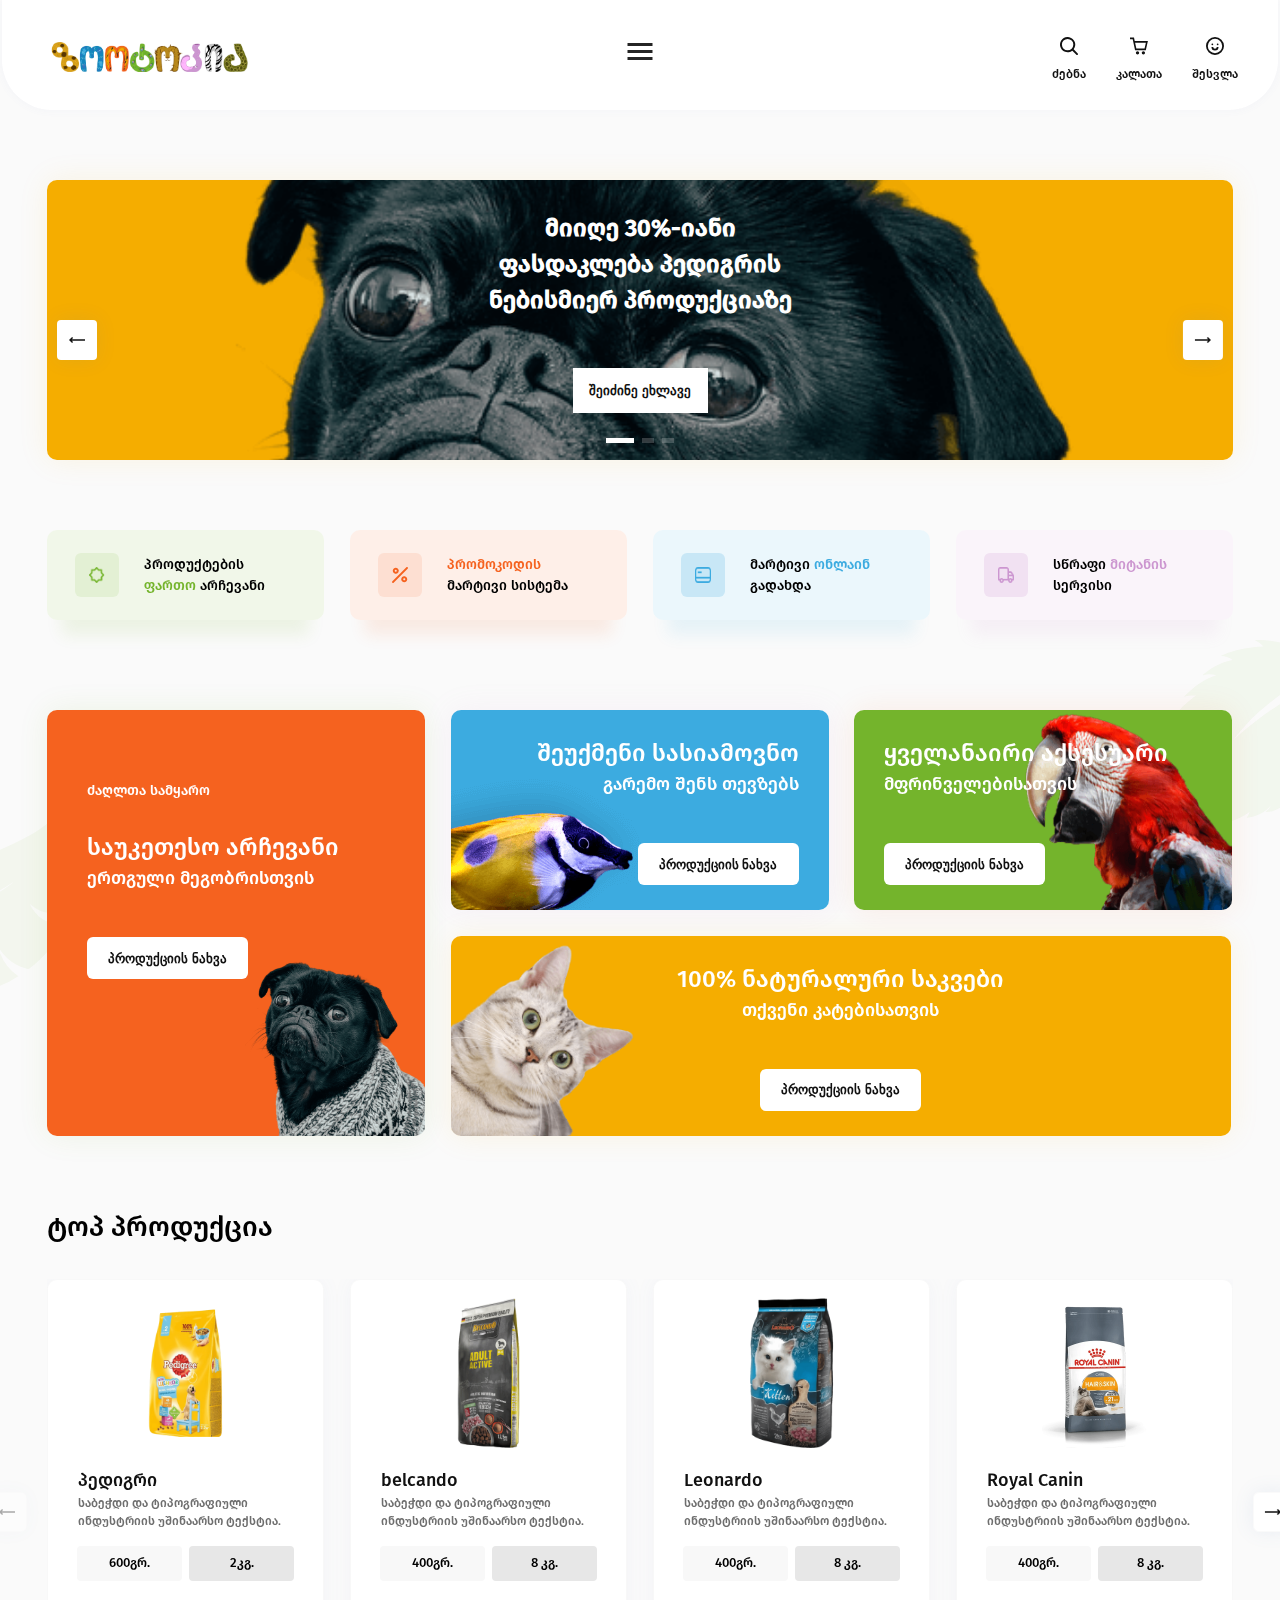
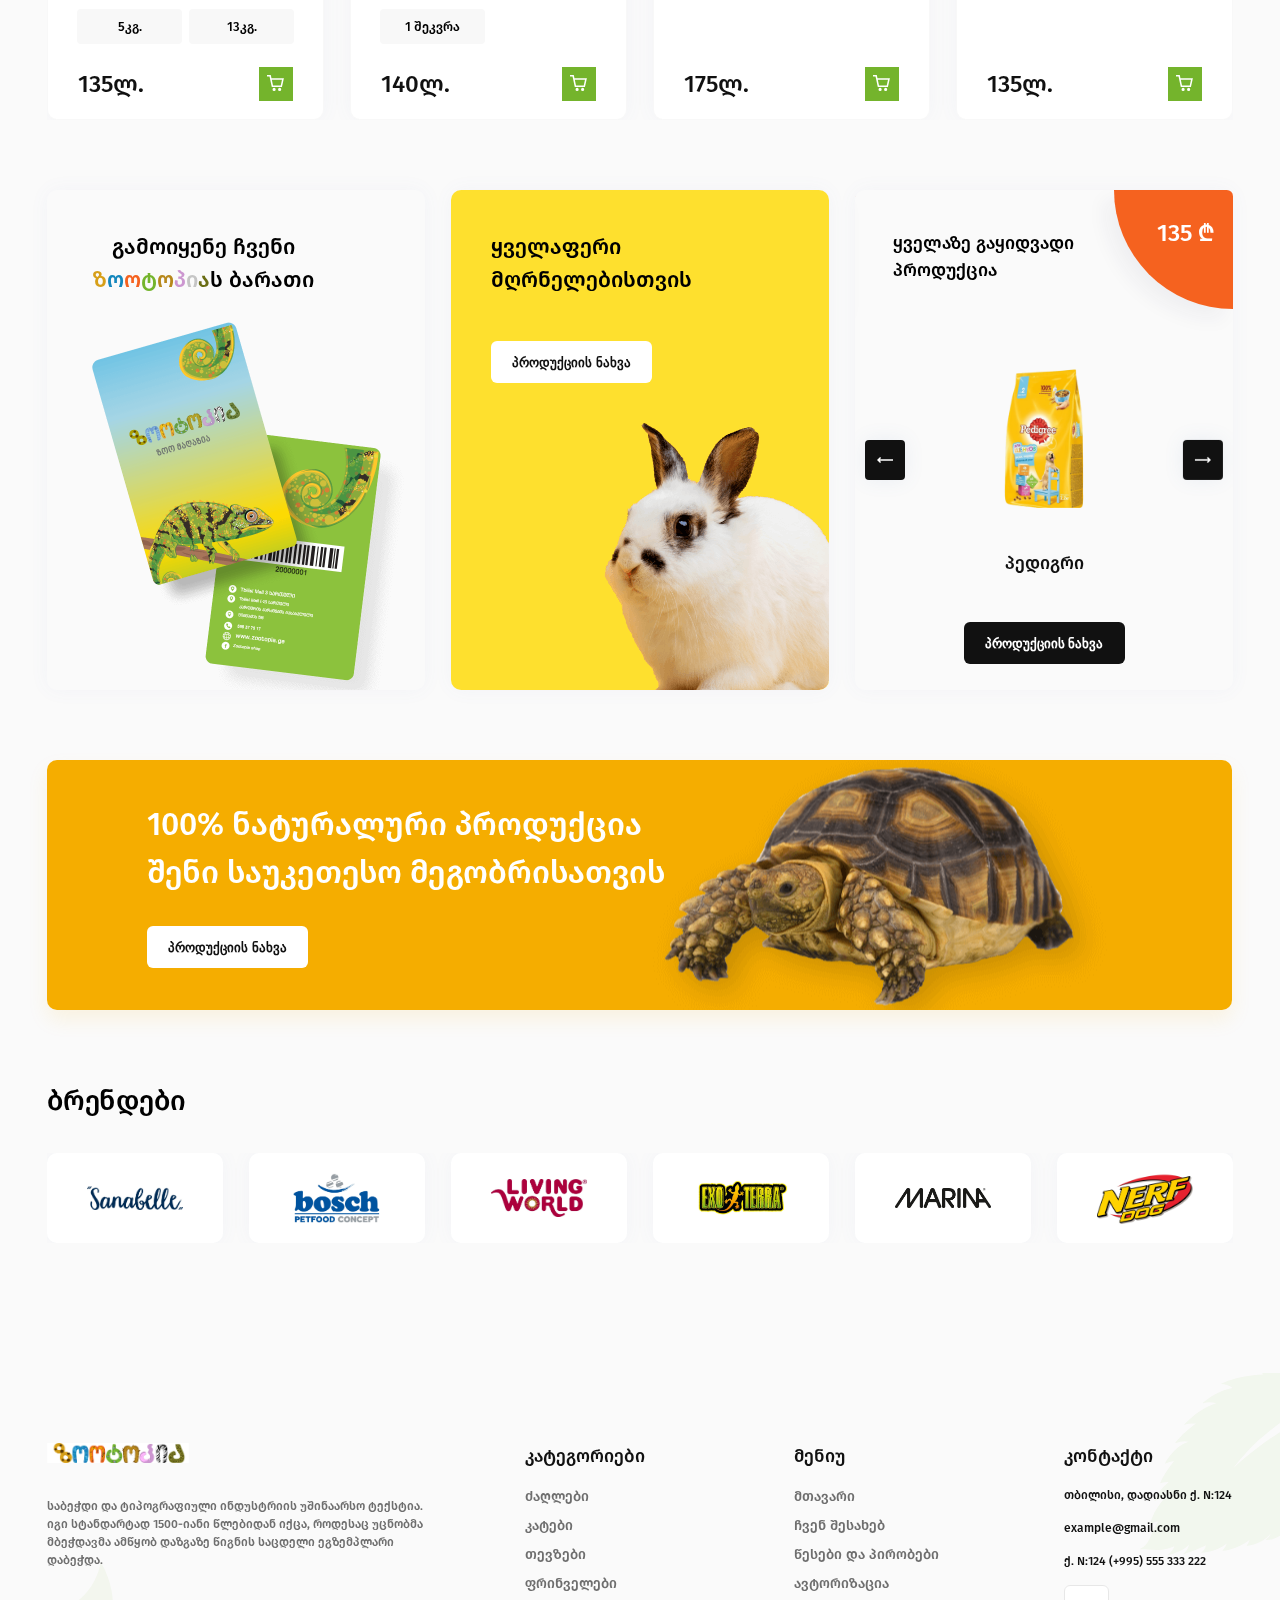
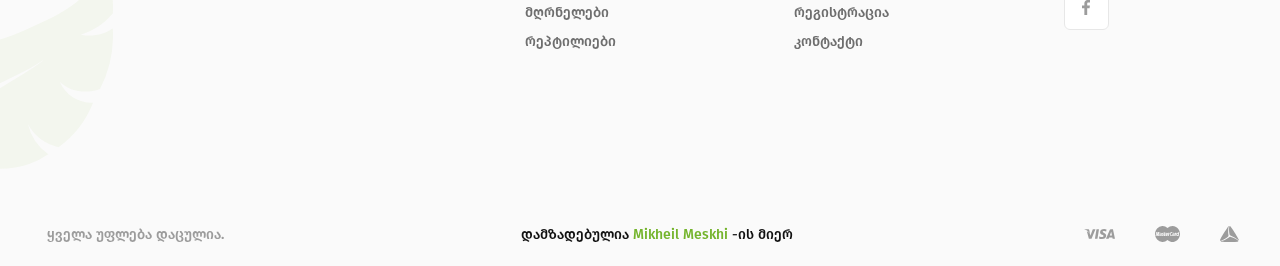
<file: index.html>
<!DOCTYPE html>
<html lang="en">

<head>
    <meta charset="UTF-8">
    <meta http-equiv="X-UA-Compatible" content="IE=edge">
    <meta name="viewport" content="width=device-width, initial-scale=1.0">

    <meta name="description" content="Animals Shop" />
    <meta name="keywords" content="Zootopia, Shop, Animals" />
    <meta name="author" content="Mikheil Meskhi" />

    <meta property="og:url" content="" />
    <meta property="og:type" content="article" />
    <meta property="og:title" content="Zootopia" />
    <meta property="og:description" content="Animals Shop" />
    <meta property="og:image" content="src/img/" />

    <link rel="shortcut icon" href="src/img/z.ico" type="image/x-icon">
    <link rel="stylesheet" href="src/css/fonts.css">
    <link rel="stylesheet" href="src/css/style.css">
    <link rel="stylesheet" href="src/css/media.css">

    <link rel="stylesheet" href="https://cdn.jsdelivr.net/npm/swiper@8/swiper-bundle.min.css" />

    <title>Zootopia</title>
</head>

<body id="main">
    <header>
        <div class="navbar">
            <div class="logo"><a href="index.html"><img src="src/img/zootopia.svg" alt="Zootopia"></a></div>
            <div class="hamburger" id="hamburger">
                <span class="line"></span>
                <span class="line"></span>
                <span class="line"></span>
            </div>
            <div class="srch-cart-login">
                <div class="srch">
                    <a href="#">
                        <img src="src/img/search.svg" alt="Search">
                        <span>ძებნა</span>
                    </a>
                </div>
                <div class="cart">
                    <a href="#">
                        <img src="src/img/shopping-cart.svg" alt="Cart">
                        <span>კალათა</span>
                    </a>
                </div>
                <div class="login">
                    <a href="#">
                        <img src="src/img/smile.svg" alt="Log In">
                        <span>შესვლა</span>
                    </a>
                </div>
            </div>
        </div>

        <div class="menu-active" id="menuActive">
            <div class="menu">
                <ul>
                    <li><a class="main" href="index.html">მთავარი</a></li>
                    <li><a href="about-us.html">ჩვენ შესახებ</a></li>
                    <li><a href="contact.html">კონტაქტი</a></li>
                </ul>
                <div class="haburger-cat" id="hamburgerCat">
                    <img src="src/img/hamburger-cat.svg" alt="">
                </div>
                <div class="contact-num">
                    <span class="phone">(+995) 555 333 222</span>
                    <span class="email">example@gmail.com</span>
                </div>
            </div>
            <div class="search">
                <div class="search-cont">
                    <input type="search" placeholder="ძაღლის საკვები">
                    <button type="submit">
                        <img class="search-icon" src="src/img/search.svg" alt="Search">
                    </button>
                </div>
            </div>
            <div class="menu-category">
                <ul>
                    <li><a href="#">ძაღლები</a></li>
                    <li><a href="#">კატები</a></li>
                    <li><a href="#">თევზები</a></li>
                    <li><a href="#">ფრინველები</a></li>
                    <li><a href="#">მღრღნელები</a></li>
                    <li><a href="#">რეპტილიები</a></li>
                </ul>
            </div>
            <div class="menu-row">
                <div class="menu-col">
                    <h4>მეორე დონე</h4>
                    <ul>
                        <li><a href="#">კატების საფხაჭუნოები</a></li>
                        <li><a href="#">სამპუნები</a></li>
                        <li><a href="#">სავარცხლები</a></li>
                        <li><a href="#">მაკრატლები</a></li>
                        <li><a href="#">საქციელის კორეკტირება</a></li>
                        <li><a href="#">სავარცხლები</a></li>
                        <li><a href="#">მაკრატლები</a></li>
                    </ul>
                </div>
                <div class="menu-col">
                    <h4>მეორე დონე</h4>
                    <ul>
                        <li><a href="#">კატების საფხაჭუნოები</a></li>
                        <li><a href="#">სამპუნები</a></li>
                    </ul>
                </div>
                <div class="menu-col">
                    <h4>მეორე დონე</h4>
                    <ul>
                        <li><a href="#">კატების საფხაჭუნოები</a></li>
                        <li><a href="#">სამპუნები</a></li>
                        <li><a href="#">სავარცხლები</a></li>
                        <li><a href="#">მაკრატლები</a></li>
                    </ul>
                </div>
                <div class="menu-col hide">
                    <h4>მეორე დონე</h4>
                    <ul>
                        <li><a href="#">კატების საფხაჭუნოები</a></li>
                        <li><a href="#">სამპუნები</a></li>
                        <li><a href="#">სავარცხლები</a></li>
                        <li><a href="#">მაკრატლები</a></li>
                    </ul>
                </div>
                <div class="menu-col hide">
                    <h4>მეორე დონე</h4>
                    <ul>
                        <li><a href="#">კატების საფხაჭუნოები</a></li>
                        <li><a href="#">სამპუნები</a></li>
                        <li><a href="#">სავარცხლები</a></li>
                        <li><a href="#">მაკრატლები</a></li>
                    </ul>
                </div>
                <div class="menu-col hide">
                    <h4>მეორე დონე</h4>
                    <ul>
                        <li><a href="#">კატების საფხაჭუნოები</a></li>
                        <li><a href="#">სამპუნები</a></li>
                        <li><a href="#">სავარცხლები</a></li>
                        <li><a href="#">მაკრატლები</a></li>
                    </ul>
                </div>
            </div>
        </div>

        <div class="menu-mobile">
            <div class="mobile-main">
                <a href="index.html">
                    <img src="src/img/home-alt.svg" alt="Home">
                    <span style="color: #74B42C;">მთავარი</span>
                </a>
            </div>
            <div class="mobile-srch">
                <a href="#">
                    <img src="src/img/search.svg" alt="Search">
                    <span>ძებნა</span>
                </a>
            </div>
            <div class="hamburger-cirlce">
                <div class="hamburger" id="mobileHamburger">
                    <span class="line"></span>
                    <span class="line"></span>
                    <span class="line"></span>
                </div>
                <img src="src/img/hamburger-cat-white.svg" alt="" id="mobileCat">
            </div>
            <div class="mobile-cart">
                <a href="#">
                    <img src="src/img/shopping-cart.svg" alt="Cart">
                    <span>კალათა</span>
                </a>
            </div>
            <div class="mobile-login">
                <a href="#">
                    <img src="src/img/smile.svg" alt="Log In">
                    <span>შესვლა</span>
                </a>
            </div>
        </div>

        <div class="menu-mobile-active">
            <ul class="mobile-cat">
                <a href="#">
                    <li>
                        <span>ძაღლები</span>
                        <img src="src/img/chevron-right.svg" alt="">
                    </li>
                </a>
                <a href="#">
                    <li>
                        <span>კატები</span>
                        <img src="src/img/chevron-right.svg" alt="">
                    </li>
                </a>
                <a href="#">
                    <li>
                        <span>თევზები</span>
                        <img src="src/img/chevron-right.svg" alt="">
                    </li>
                </a>
                <a href="#">
                    <li>
                        <span>ფრინველები</span>
                        <img src="src/img/chevron-right.svg" alt="">
                    </li>
                </a>
                <a href="#">
                    <li>
                        <span>მღრღნელები</span>
                        <img src="src/img/chevron-right.svg" alt="">
                    </li>
                </a>
                <a href="#">
                    <li>
                        <span>რეპტილიები</span>
                        <img src="src/img/chevron-right.svg" alt="">
                    </li>
                </a>
            </ul>
            <hr>
            <ul class="mobile-pgs">
                <a href="index.html" class="main-b">
                    <li>მთავარი</li>
                </a>
                <a href="about-us.html">
                    <li>ჩვენ შესახებ</li>
                </a>
                <a href="contact.html">
                    <li>კონტაქტი</li>
                </a>
            </ul>
        </div>
    </header>

    <section class="big-slider container">
        <div class="swiper">
            <div class="swiper-wrapper">
                <div class="swiper-slide">
                    <div class="bg" id="bgA">
                        <div class="bg-cont">
                            <h2>მიიღე 30%-იანი ფასდაკლება პედიგრის ნებისმიერ პროდუქციაზე</h2>
                            <a href="product.html">
                                <button>შეიძინე ეხლავე</button>
                            </a>
                        </div>
                    </div>
                </div>
                <div class="swiper-slide">
                    <div class="swiper-slide">
                        <div class="bg" id="bgB">
                        </div>
                    </div>
                </div>
                <div class="swiper-slide">
                    <div class="swiper-slide">
                        <div class="bg" id="bgC">
                        </div>
                    </div>
                </div>
            </div>

            <div class="swiper-pagination"></div>

            <div class="swiper-button-prev-unique"></div>
            <div class="swiper-button-next-unique"></div>
        </div>
    </section>

    <section class="small-cards container">
        <div class="card a">
            <div class="card-cont">
                <div class="card-square">
                    <img src="src/img/brightness-empty.png" alt="">
                </div>
                <span>პროდუქტების <span class="card-span">ფართო</span> არჩევანი</span>
            </div>
        </div>
        <div class="card b">
            <div class="card-cont">
                <div class="card-square">
                    <img src="src/img/percentage.png" alt="">
                </div>
                <span><span class="card-span">პრომოკოდის</span> მარტივი სისტემა</span>
            </div>
        </div>
        <div class="card c">
            <div class="card-cont">
                <div class="card-square">
                    <img src="src/img/credit-card.png" alt="">
                </div>
                <span>მარტივი <span class="card-span">ონლაინ</span> გადახდა</span>
            </div>
        </div>
        <div class="card d">
            <div class="card-cont">
                <div class="card-square">
                    <img src="src/img/truck.png" alt="">
                </div>
                <span>სწრაფი <span class="card-span">მიტანის</span> სერვისი</span>
            </div>
        </div>
    </section>

    <div class="leaf-section">
        <div class="section-leaf-left"></div>
        <div class="section-leaf-right"></div>
    </div>

    <section class="medium-cards container">
        <div class="card-grid">
            <div class="medium-card a">
                <span>ძაღლთა სამყარო</span>
                <h5>საუკეთესო არჩევანი</h5>
                <h6>ერთგული მეგობრისთვის</h6>
                <a href="product-listing.html">
                    <button>პროდუქციის ნახვა</button>
                </a>
            </div>
            <div class="medium-card b">
                <h5>შეუქმენი სასიამოვნო</h5>
                <h6>გარემო შენს თევზებს</h6>
                <a href="product-listing.html">
                    <button>პროდუქციის ნახვა</button>
                </a>
            </div>
            <div class="medium-card c">
                <h5>ყველანაირი აქსესუარი</h5>
                <h6>მფრინველებისათვის</h6>
                <a href="product-listing.html">
                    <button>პროდუქციის ნახვა</button>
                </a>
            </div>
            <div class="medium-card d">
                <h5>100% ნატურალური საკვები</h5>
                <h6>თქვენი კატებისათვის</h6>
                <a href="product-listing.html">
                    <button>პროდუქციის ნახვა</button>
                </a>
            </div>
        </div>
    </section>

    <section class="top-products container">
        <h3>ტოპ პროდუქცია</h3>
        <div #swiperRef="" class="swiper mySwiper">
            <div class="swiper-wrapper">
                <div class="swiper-slide">
                    <a href="product.html"><img src="src/img/pedigri.png" alt=""></a>
                    <div class="title-desc">
                        <a href="product.html"><span class="title">პედიგრი</span></a>
                        <span class="desc">საბეჭდი და ტიპოგრაფიული ინდუსტრიის უშინაარსო ტექსტია.</span>
                    </div>
                    <div class="wgt">
                        <div class="weight" data-price="37ლ.">600გრ.</div>
                        <div class="weight active" data-price="135ლ.">2კგ.</div>
                        <div class="weight" data-price="300ლ.">5კგ.</div>
                        <div class="weight" data-price="750ლ.">13კგ.</div>
                    </div>
                    <div class="price-basket">
                        <span class="price">135ლ.</span>
                        <div class="basket"></div>
                    </div>
                </div>
                <div class="swiper-slide">
                    <a href="product.html">
                        <img src="src/img/belcando.png" alt="">
                    </a>
                    <div class="title-desc">
                        <a href="product.html"> <span class="title">belcando</span></a>
                        <span class="desc">საბეჭდი და ტიპოგრაფიული ინდუსტრიის უშინაარსო ტექსტია.</span>
                    </div>
                    <div class="wgt">
                        <div class="weight" data-price="12ლ.">400გრ.</div>
                        <div class="weight active" data-price="140ლ.">8 კგ.</div>
                        <div class="weight" data-price="210ლ.">1 შეკვრა</div>
                    </div>
                    <div class="price-basket">
                        <span class="price">140ლ.</span>
                        <div class="basket"></div>
                    </div>
                </div>
                <div class="swiper-slide">
                    <a href="product.html">
                        <img src="src/img/leonardo.png" alt="">
                    </a>
                    <div class="title-desc">
                        <a href="product.html"><span class="title">Leonardo</span></a>
                        <span class="desc">საბეჭდი და ტიპოგრაფიული ინდუსტრიის უშინაარსო ტექსტია.</span>
                    </div>
                    <div class="wgt">
                        <div class="weight" data-price="14ლ.">400გრ.</div>
                        <div class="weight active" data-price="175ლ.">8 კგ.</div>
                    </div>
                    <div class="price-basket">
                        <span class="price">175ლ.</span>
                        <div class="basket"></div>
                    </div>
                </div>
                <div class="swiper-slide">
                    <a href="product.html">
                        <img src="src/img/royalcanin5.png" alt="">
                    </a>
                    <div class="title-desc">
                        <a href="product.html"><span class="title">Royal Canin</span></a>
                        <span class="desc">საბეჭდი და ტიპოგრაფიული ინდუსტრიის უშინაარსო ტექსტია.</span>
                    </div>
                    <div class="wgt">
                        <div class="weight" data-price="7ლ.">400გრ.</div>
                        <div class="weight active" data-price="135ლ.">8 კგ.</div>
                    </div>
                    <div class="price-basket">
                        <span class="price">135ლ.</span>
                        <div class="basket"></div>
                    </div>
                </div>
                <div class="swiper-slide">
                    <a href="product.html">
                        <img src="src/img/royalcanin2.png" alt="">
                    </a>
                    <div class="title-desc">
                        <a href="product.html"><span class="title">Royal Canin</span></a>
                        <span class="desc">საბეჭდი და ტიპოგრაფიული ინდუსტრიის უშინაარსო ტექსტია.</span>
                    </div>
                    <div class="wgt">
                        <div class="weight" data-price="16ლ.">400გრ.</div>
                        <div class="weight active" data-price="140ლ.">8 კგ.</div>
                    </div>
                    <div class="price-basket">
                        <span class="price">140ლ.</span>
                        <div class="basket"></div>
                    </div>
                </div>
                <div class="swiper-slide">
                    <a href="product.html">
                        <img src="src/img/royalcanin3.png" alt="">
                    </a>
                    <div class="title-desc">
                        <a href="product.html"><span class="title">Royal Canin</span></a>
                        <span class="desc">საბეჭდი და ტიპოგრაფიული ინდუსტრიის უშინაარსო ტექსტია.</span>
                    </div>
                    <div class="wgt">
                        <div class="weight" data-price="16ლ.">400გრ.</div>
                        <div class="weight active" data-price="140ლ.">8 კგ.</div>
                    </div>
                    <div class="price-basket">
                        <span class="price">140ლ.</span>
                        <div class="basket"></div>
                    </div>
                </div>
                <div class="swiper-slide">
                    <a href="product.html">
                        <img src="src/img/royalcanin4.png" alt="">
                    </a>
                    <div class="title-desc">
                        <a href="product.html"><span class="title">Royal Canin</span></a>
                        <span class="desc">საბეჭდი და ტიპოგრაფიული ინდუსტრიის უშინაარსო ტექსტია.</span>
                    </div>
                    <div class="wgt">
                        <div class="weight" data-price="16ლ.">400გრ.</div>
                        <div class="weight active" data-price="140ლ.">8 კგ.</div>
                    </div>
                    <div class="price-basket">
                        <span class="price">140ლ.</span>
                        <div class="basket"></div>
                    </div>
                </div>
            </div>
        </div>
        <div class="swiper-pagination swiper-pagination2"></div>
        <div class="swiper-button-next"></div>
        <div class="swiper-button-prev"></div>
    </section>

    <section class="big-cards container">
        <div class="big-card a">
            <h5>გამოიყენე ჩვენი
                <span>ზ</span><span>ო</span><span>ო</span><span>ტ</span><span>ო</span><span>პ</span><span>ი</span><span>ა</span>ს
                ბარათი
            </h5>
        </div>
        <div class="big-card b">
            <h5>ყველაფერი<br>მღრნელებისთვის</h5>
            <a href="product-listing.html">
                <button>პროდუქციის ნახვა</button>
            </a>
        </div>
        <div class="big-card c">
            <div class="swiper">
                <div class="swiper-wrapper">
                    <div class="swiper-slide">
                        <div class="big-card-cont">
                            <h5>ყველაზე გაყიდვადი<br>პროდუქცია</h5>
                            <a href="product.html">
                                <img src="src/img/pedigri.png" alt="Pedigri">
                            </a>
                            <a href="product.html">
                                <h6>პედიგრი</h6>
                            </a>
                            <a class="big-card-btn" href="product-listing.html">
                                <button>პროდუქციის ნახვა</button>
                            </a>
                            <span class="value">135 ₾</span>
                            <div class="circle"></div>
                        </div>
                    </div>
                    <div class="swiper-slide">
                        <div class="swiper-slide">
                            <div class="big-card-cont">
                                <h5>ყველაზე გაყიდვადი<br>პროდუქცია</h5>
                                <a href="product.html">
                                    <img src="src/img/belcando.png" alt="Belcando">
                                </a>
                                <a href="product.html">
                                    <h6>Belcando</h6>
                                </a>
                                <a class="big-card-btn" href="product-listing.html">
                                    <button>პროდუქციის ნახვა</button>
                                </a>
                                <span class="value">140 ₾</span>
                                <div class="circle"></div>
                            </div>
                        </div>
                    </div>
                    <div class="swiper-slide">
                        <div class="swiper-slide">
                            <div class="big-card-cont">
                                <h5>ყველაზე გაყიდვადი<br>პროდუქცია</h5>
                                <a href="product.html">
                                    <img src="src/img/leonardo.png" alt="Leonardo">
                                </a>
                                <a href="product.html">
                                    <h6>Leonardo</h6>
                                </a>
                                <a class="big-card-btn" href="product-listing.html">
                                    <button>პროდუქციის ნახვა</button>
                                </a>
                                <span class="value">175 ₾</span>
                                <div class="circle"></div>
                            </div>
                        </div>
                    </div>
                </div>

                <div class="swiper-button-prev-unique"></div>
                <div class="swiper-button-next-unique"></div>
            </div>
        </div>
    </section>

    <section class="large-card container">
        <div class="card">
            <h5>100% ნატურალური პროდუქცია<br>შენი საუკეთესო მეგობრისათვის</h5>
            <a href="product-listing.html">
                <button>პროდუქციის ნახვა</button>
            </a>
        </div>
    </section>

    <section class="brands container">
        <h3>ბრენდები</h3>
        <div class="swiper-pagination swiper-pagination3"></div>
        <div #swiperRef="" class="swiper mySwiper">
            <div class="swiper-wrapper">
                <a href="#" class="swiper-slide">
                    <img src="src/img/brand-1.jpg" alt="">
                </a>
                <a href="#" class="swiper-slide">
                    <img src="src/img/brand-2.jpg" alt="">
                </a>
                <a href="#" class="swiper-slide">
                    <img src="src/img/brand-3.jpg" alt="">
                </a>
                <a href="#" class="swiper-slide">
                    <img src="src/img/brand-4.jpg" alt="">
                </a>
                <a href="#" class="swiper-slide">
                    <img src="src/img/brand-5.jpg" alt="">
                </a>
                <a href="#" class="swiper-slide">
                    <img src="src/img/brand-6.jpg" alt="">
                </a>
                <a href="#" class="swiper-slide">
                    <img src="src/img/brand-7.jpg" alt="">
                </a>
                <a href="#" class="swiper-slide">
                    <img src="src/img/brand-8.jpg" alt="">
                </a>
                <a href="#" class="swiper-slide">
                    <img src="src/img/brand-9.jpg" alt="">
                </a>
                <a href="#" class="swiper-slide">
                    <img src="src/img/brand-10.jpg" alt="">
                </a>
            </div>
        </div>
    </section>

    <footer>
        <div class="footer-leaf-left"></div>
        <div class="footer-leaf-right"></div>

        <div class="footer">
            <div class="footer-cont">
                <div class="footer-row">
                    <div class="footer-col footer-about">
                        <a href="#"><img src="src/img/zootopia.svg" alt="Zootopia"></a>
                        <p>საბეჭდი და ტიპოგრაფიული ინდუსტრიის უშინაარსო ტექსტია. იგი სტანდარტად 1500-იანი წლებიდან იქცა,
                            როდესაც უცნობმა მბეჭდავმა ამწყობ დაზგაზე წიგნის საცდელი ეგზემპლარი დაბეჭდა.</p>
                    </div>
                    <div class="footer-col">
                        <h4>კატეგორიები</h4>
                        <ul>
                            <li><a href="#">ძაღლები</a></li>
                            <li><a href="#">კატები</a></li>
                            <li><a href="#">თევზები</a></li>
                            <li><a href="#">ფრინველები</a></li>
                            <li><a href="#">მღრნელები</a></li>
                            <li><a href="#">რეპტილიები</a></li>
                        </ul>
                    </div>
                    <div class="footer-col">
                        <h4>მენიუ</h4>
                        <ul>
                            <li><a href="index.html">მთავარი</a></li>
                            <li><a href="about-us.html">ჩვენ შესახებ</a></li>
                            <li><a href="#">წესები და პირობები</a></li>
                            <li><a href="#">ავტორიზაცია</a></li>
                            <li><a href="#">რეგისტრაცია</a></li>
                            <li><a href="contact.html">კონტაქტი</a></li>
                        </ul>
                    </div>
                    <div class="footer-col footer-contact">
                        <h4>კონტაქტი</h4>
                        <ul>
                            <a href="https://goo.gl/maps/kyaK3NeUvH9dMnKW6" target="_blank">თბილისი, დადიასნი ქ.
                                N:124</a>
                            <a href="mailto:example@gmail.com">example@gmail.com</a>
                            <a href="tel:555 333 222">ქ. N:124 (+995) 555 333 222</a>
                            <a href="#" class="fb">
                                <img src="src/img/facebook-f.svg" alt="Facebook">
                            </a>
                        </ul>
                    </div>
                </div>
            </div>
            <div class="footer-bottom">
                <span class="prot">ყველა უფლება დაცულია.</span>
                <div class="madeby">
                    <span>დამზადებულია <span class="sw">Mikheil Meskhi</span> -ის მიერ</span>
                </div>
                <div class="banks">
                    <img src="src/img/Visa.svg" alt="Visa">
                    <img src="src/img/Mastercard.svg" alt="Mastercard">
                    <img src="src/img/Logo white.svg" alt="Bank">
                </div>
            </div>
        </div>
    </footer>

    <script src="https://cdn.jsdelivr.net/npm/swiper@8/swiper-bundle.min.js"></script>
    <script src="src/js/main.js"></script>
</body>

</html>
</file>
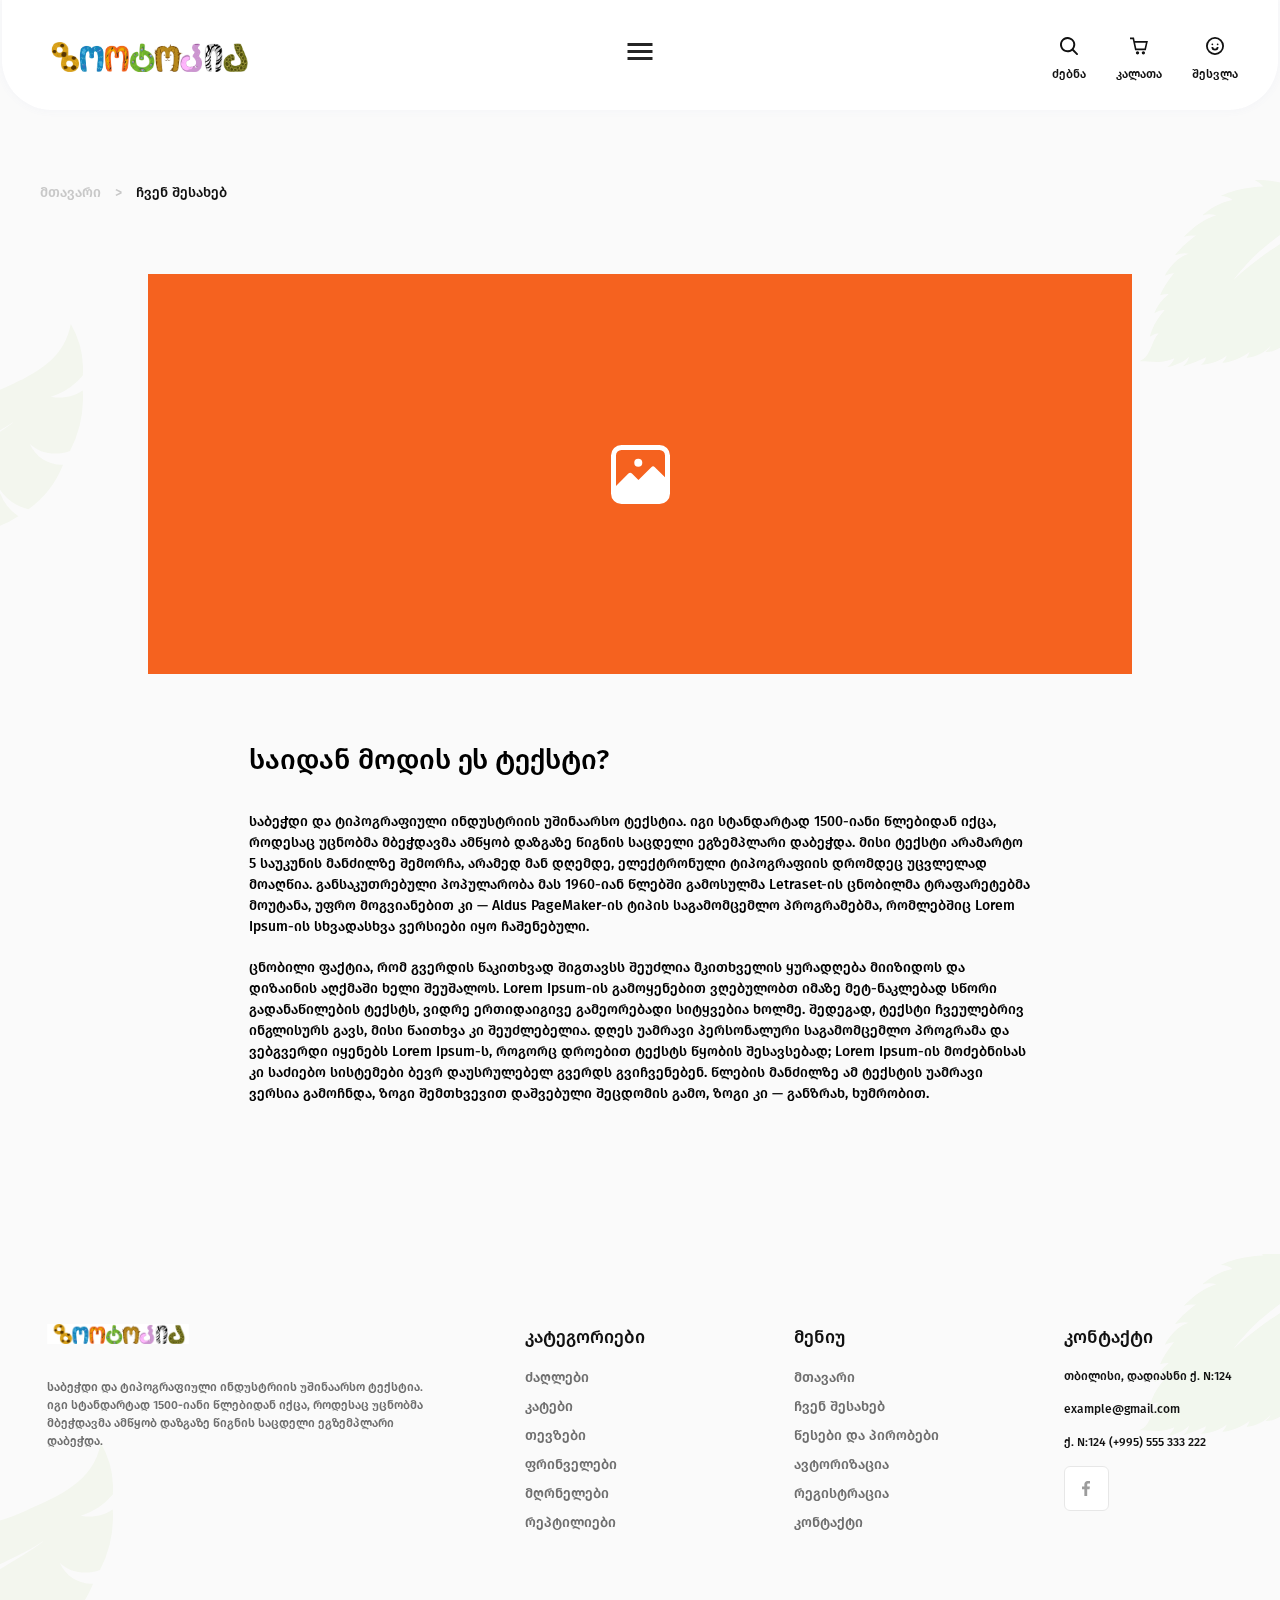
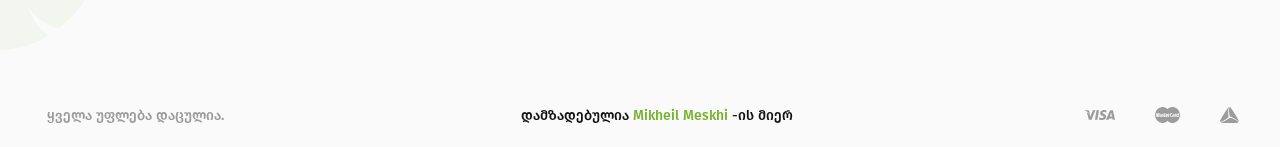
<file: about-us.html>
<!DOCTYPE html>
<html lang="en">

<head>
    <meta charset="UTF-8">
    <meta http-equiv="X-UA-Compatible" content="IE=edge">
    <meta name="viewport" content="width=device-width, initial-scale=1.0">

    <meta name="description" content="Animals Shop" />
    <meta name="keywords" content="Zootopia, Shop, Animals" />
    <meta name="author" content="Mikheil Meskhi" />

    <meta property="og:url" content="" />
    <meta property="og:type" content="article" />
    <meta property="og:title" content="Zootopia" />
    <meta property="og:description" content="Animals Shop" />
    <meta property="og:image" content="src/img/" />

    <link rel="shortcut icon" href="src/img/z.ico" type="image/x-icon">
    <link rel="stylesheet" href="src/css/fonts.css">
    <link rel="stylesheet" href="src/css/style.css">
    <link rel="stylesheet" href="src/css/media.css">

    <title>ჩვენ შესახებ</title>
</head>

<body>
    <header>
        <div class="navbar">
            <div class="logo"><a href="index.html"><img src="src/img/zootopia.svg" alt="Zootopia"></a></div>
            <div class="hamburger" id="hamburger">
                <span class="line"></span>
                <span class="line"></span>
                <span class="line"></span>
            </div>
            <div class="srch-cart-login">
                <div class="srch">
                    <a href="#">
                        <img src="src/img/search.svg" alt="Search">
                        <span>ძებნა</span>
                    </a>
                </div>
                <div class="cart">
                    <a href="#">
                        <img src="src/img/shopping-cart.svg" alt="Cart">
                        <span>კალათა</span>
                    </a>
                </div>
                <div class="login">
                    <a href="#">
                        <img src="src/img/smile.svg" alt="Log In">
                        <span>შესვლა</span>
                    </a>
                </div>
            </div>
        </div>

        <div class="menu-active">
            <div class="menu">
                <ul>
                    <li><a href="index.html">მთავარი</a></li>
                    <li><a class="main" href="about-us.html">ჩვენ შესახებ</a></li>
                    <li><a href="contact.html">კონტაქტი</a></li>
                </ul>
                <div class="haburger-cat" id="hamburgerCat">
                    <img src="src/img/hamburger-cat.svg" alt="">
                </div>
                <div class="contact-num">
                    <span class="phone">(+995) 555 333 222</span>
                    <span class="email">example@gmail.com</span>
                </div>
            </div>
            <div class="search">
                <div class="search-cont">
                    <input type="search" placeholder="ძაღლის საკვები">
                    <button type="submit">
                        <img class="search-icon" src="src/img/search.svg" alt="Search">
                    </button>
                </div>
            </div>
            <div class="menu-category">
                <ul>
                    <li><a href="#">ძაღლები</a></li>
                    <li><a href="#">კატები</a></li>
                    <li><a href="#">თევზები</a></li>
                    <li><a href="#">ფრინველები</a></li>
                    <li><a href="#">მღრღნელები</a></li>
                    <li><a href="#">რეპტილიები</a></li>
                </ul>
            </div>
            <div class="menu-row">
                <div class="menu-col">
                    <h4>მეორე დონე</h4>
                    <ul>
                        <li><a href="#">კატების საფხაჭუნოები</a></li>
                        <li><a href="#">სამპუნები</a></li>
                        <li><a href="#">სავარცხლები</a></li>
                        <li><a href="#">მაკრატლები</a></li>
                        <li><a href="#">საქციელის კორეკტირება</a></li>
                        <li><a href="#">სავარცხლები</a></li>
                        <li><a href="#">მაკრატლები</a></li>
                    </ul>
                </div>
                <div class="menu-col">
                    <h4>მეორე დონე</h4>
                    <ul>
                        <li><a href="#">კატების საფხაჭუნოები</a></li>
                        <li><a href="#">სამპუნები</a></li>
                    </ul>
                </div>
                <div class="menu-col">
                    <h4>მეორე დონე</h4>
                    <ul>
                        <li><a href="#">კატების საფხაჭუნოები</a></li>
                        <li><a href="#">სამპუნები</a></li>
                        <li><a href="#">სავარცხლები</a></li>
                        <li><a href="#">მაკრატლები</a></li>
                    </ul>
                </div>
                <div class="menu-col">
                    <h4>მეორე დონე</h4>
                    <ul>
                        <li><a href="#">კატების საფხაჭუნოები</a></li>
                        <li><a href="#">სამპუნები</a></li>
                        <li><a href="#">სავარცხლები</a></li>
                        <li><a href="#">მაკრატლები</a></li>
                    </ul>
                </div>
                <div class="menu-col">
                    <h4>მეორე დონე</h4>
                    <ul>
                        <li><a href="#">კატების საფხაჭუნოები</a></li>
                        <li><a href="#">სამპუნები</a></li>
                        <li><a href="#">სავარცხლები</a></li>
                        <li><a href="#">მაკრატლები</a></li>
                    </ul>
                </div>
                <div class="menu-col">
                    <h4>მეორე დონე</h4>
                    <ul>
                        <li><a href="#">კატების საფხაჭუნოები</a></li>
                        <li><a href="#">სამპუნები</a></li>
                        <li><a href="#">სავარცხლები</a></li>
                        <li><a href="#">მაკრატლები</a></li>
                    </ul>
                </div>
            </div>
        </div>

        <div class="menu-mobile">
            <div class="mobile-main">
                <a href="index.html">
                    <img src="src/img/home.svg" alt="Home">
                    <span>მთავარი</span>
                </a>
            </div>
            <div class="mobile-srch">
                <a href="#">
                    <img src="src/img/search.svg" alt="Search">
                    <span>ძებნა</span>
                </a>
            </div>
            <div class="hamburger-cirlce">
                <div class="hamburger" id="mobileHamburger">
                    <span class="line"></span>
                    <span class="line"></span>
                    <span class="line"></span>
                </div>
                <img src="src/img/hamburger-cat-white.svg" alt="" id="mobileCat">
            </div>
            <div class="mobile-cart">
                <a href="#">
                    <img src="src/img/shopping-cart.svg" alt="Cart">
                    <span>კალათა</span>
                </a>
            </div>
            <div class="mobile-login">
                <a href="#">
                    <img src="src/img/smile.svg" alt="Log In">
                    <span>შესვლა</span>
                </a>
            </div>
        </div>

        <div class="menu-mobile-active">
            <ul class="mobile-cat">
                <a href="#">
                    <li>
                        <span>ძაღლები</span>
                        <img src="src/img/chevron-right.svg" alt="">
                    </li>
                </a>
                <a href="#">
                    <li>
                        <span>კატები</span>
                        <img src="src/img/chevron-right.svg" alt="">
                    </li>
                </a>
                <a href="#">
                    <li>
                        <span>თევზები</span>
                        <img src="src/img/chevron-right.svg" alt="">
                    </li>
                </a>
                <a href="#">
                    <li>
                        <span>ფრინველები</span>
                        <img src="src/img/chevron-right.svg" alt="">
                    </li>
                </a>
                <a href="#">
                    <li>
                        <span>მღრღნელები</span>
                        <img src="src/img/chevron-right.svg" alt="">
                    </li>
                </a>
                <a href="#">
                    <li>
                        <span>რეპტილიები</span>
                        <img src="src/img/chevron-right.svg" alt="">
                    </li>
                </a>
            </ul>
            <hr>
            <ul class="mobile-pgs">
                <a href="index.html">
                    <li>მთავარი</li>
                </a>
                <a href="about-us.html" class="main-b">
                    <li>ჩვენ შესახებ</li>
                </a>
                <a href="contact.html">
                    <li>კონტაქტი</li>
                </a>
            </ul>
        </div>
    </header>

    <div class="leaf-section-cnt">
        <div class="section-leaf-left"></div>
        <div class="section-leaf-right"></div>
    </div>

    <main class="aboutus-section">
        <div class="section-head container-b">
            <a href="index.html">მთავარი</a>
            <span>></span>
            <a href="about-us.html" class="main">ჩვენ შესახებ</a>
        </div>

        <div class="aboutus-cont container">
            <div class="aboutus-bg"></div>
            <div class="aboutus-text">
                <h2>საიდან მოდის ეს ტექსტი?</h2>
                <p>საბეჭდი და ტიპოგრაფიული ინდუსტრიის უშინაარსო ტექსტია. იგი სტანდარტად 1500-იანი წლებიდან იქცა, როდესაც
                    უცნობმა მბეჭდავმა ამწყობ დაზგაზე წიგნის საცდელი ეგზემპლარი დაბეჭდა. მისი ტექსტი არამარტო 5 საუკუნის
                    მანძილზე შემორჩა, არამედ მან დღემდე, ელექტრონული ტიპოგრაფიის დრომდეც უცვლელად მოაღწია.
                    განსაკუთრებული
                    პოპულარობა მას 1960-იან წლებში გამოსულმა Letraset-ის ცნობილმა ტრაფარეტებმა მოუტანა, უფრო მოგვიანებით
                    კი
                    — Aldus PageMaker-ის ტიპის საგამომცემლო პროგრამებმა, რომლებშიც Lorem Ipsum-ის სხვადასხვა ვერსიები
                    იყო
                    ჩაშენებული.</p>
                <p>
                    ცნობილი ფაქტია, რომ გვერდის წაკითხვად შიგთავსს შეუძლია მკითხველის ყურადღება მიიზიდოს და
                    დიზაინის აღქმაში ხელი შეუშალოს. Lorem Ipsum-ის გამოყენებით ვღებულობთ იმაზე მეტ-ნაკლებად სწორი
                    გადანაწილების ტექსტს, ვიდრე ერთიდაიგივე გამეორებადი სიტყვებია ხოლმე. შედეგად, ტექსტი ჩვეულებრივ
                    ინგლისურს გავს, მისი წაითხვა კი შეუძლებელია. დღეს უამრავი პერსონალური საგამომცემლო პროგრამა და
                    ვებგვერდი
                    იყენებს Lorem Ipsum-ს, როგორც დროებით ტექსტს წყობის შესავსებად; Lorem Ipsum-ის მოძებნისას კი საძიებო
                    სისტემები ბევრ დაუსრულებელ გვერდს გვიჩვენებენ. წლების მანძილზე ამ ტექსტის უამრავი ვერსია გამოჩნდა,
                    ზოგი
                    შემთხვევით დაშვებული შეცდომის გამო, ზოგი კი — განზრახ, ხუმრობით.
                </p>
            </div>
        </div>
    </main>

    <footer>
        <div class="footer-leaf-left"></div>
        <div class="footer-leaf-right"></div>

        <div class="footer">
            <div class="footer-cont">
                <div class="footer-row">
                    <div class="footer-col footer-about">
                        <a href="#"><img src="src/img/zootopia.svg" alt="Zootopia"></a>
                        <p>საბეჭდი და ტიპოგრაფიული ინდუსტრიის უშინაარსო ტექსტია. იგი სტანდარტად 1500-იანი წლებიდან იქცა,
                            როდესაც უცნობმა მბეჭდავმა ამწყობ დაზგაზე წიგნის საცდელი ეგზემპლარი დაბეჭდა.</p>
                    </div>
                    <div class="footer-col">
                        <h4>კატეგორიები</h4>
                        <ul>
                            <li><a href="#">ძაღლები</a></li>
                            <li><a href="#">კატები</a></li>
                            <li><a href="#">თევზები</a></li>
                            <li><a href="#">ფრინველები</a></li>
                            <li><a href="#">მღრნელები</a></li>
                            <li><a href="#">რეპტილიები</a></li>
                        </ul>
                    </div>
                    <div class="footer-col">
                        <h4>მენიუ</h4>
                        <ul>
                            <li><a href="index.html">მთავარი</a></li>
                            <li><a href="about-us.html">ჩვენ შესახებ</a></li>
                            <li><a href="#">წესები და პირობები</a></li>
                            <li><a href="#">ავტორიზაცია</a></li>
                            <li><a href="#">რეგისტრაცია</a></li>
                            <li><a href="contact.html">კონტაქტი</a></li>
                        </ul>
                    </div>
                    <div class="footer-col footer-contact">
                        <h4>კონტაქტი</h4>
                        <ul>
                            <a href="https://goo.gl/maps/kyaK3NeUvH9dMnKW6" target="_blank">თბილისი, დადიასნი ქ.
                                N:124</a>
                            <a href="mailto:example@gmail.com">example@gmail.com</a>
                            <a href="tel:555 333 222">ქ. N:124 (+995) 555 333 222</a>
                            <a href="#" class="fb">
                                <img src="src/img/facebook-f.svg" alt="Facebook">
                            </a>
                        </ul>
                    </div>
                </div>
            </div>
            <div class="footer-bottom">
                <span class="prot">ყველა უფლება დაცულია.</span>
                <div class="madeby">
                    <span>დამზადებულია <span class="sw">Mikheil Meskhi</span> -ის მიერ</span>
                </div>
                <div class="banks">
                    <img src="src/img/Visa.svg" alt="Visa">
                    <img src="src/img/Mastercard.svg" alt="Mastercard">
                    <img src="src/img/Logo white.svg" alt="Bank">
                </div>
            </div>
        </div>
    </footer>

    <script src="src/js/main.js"></script>
</body>

</html>
</file>
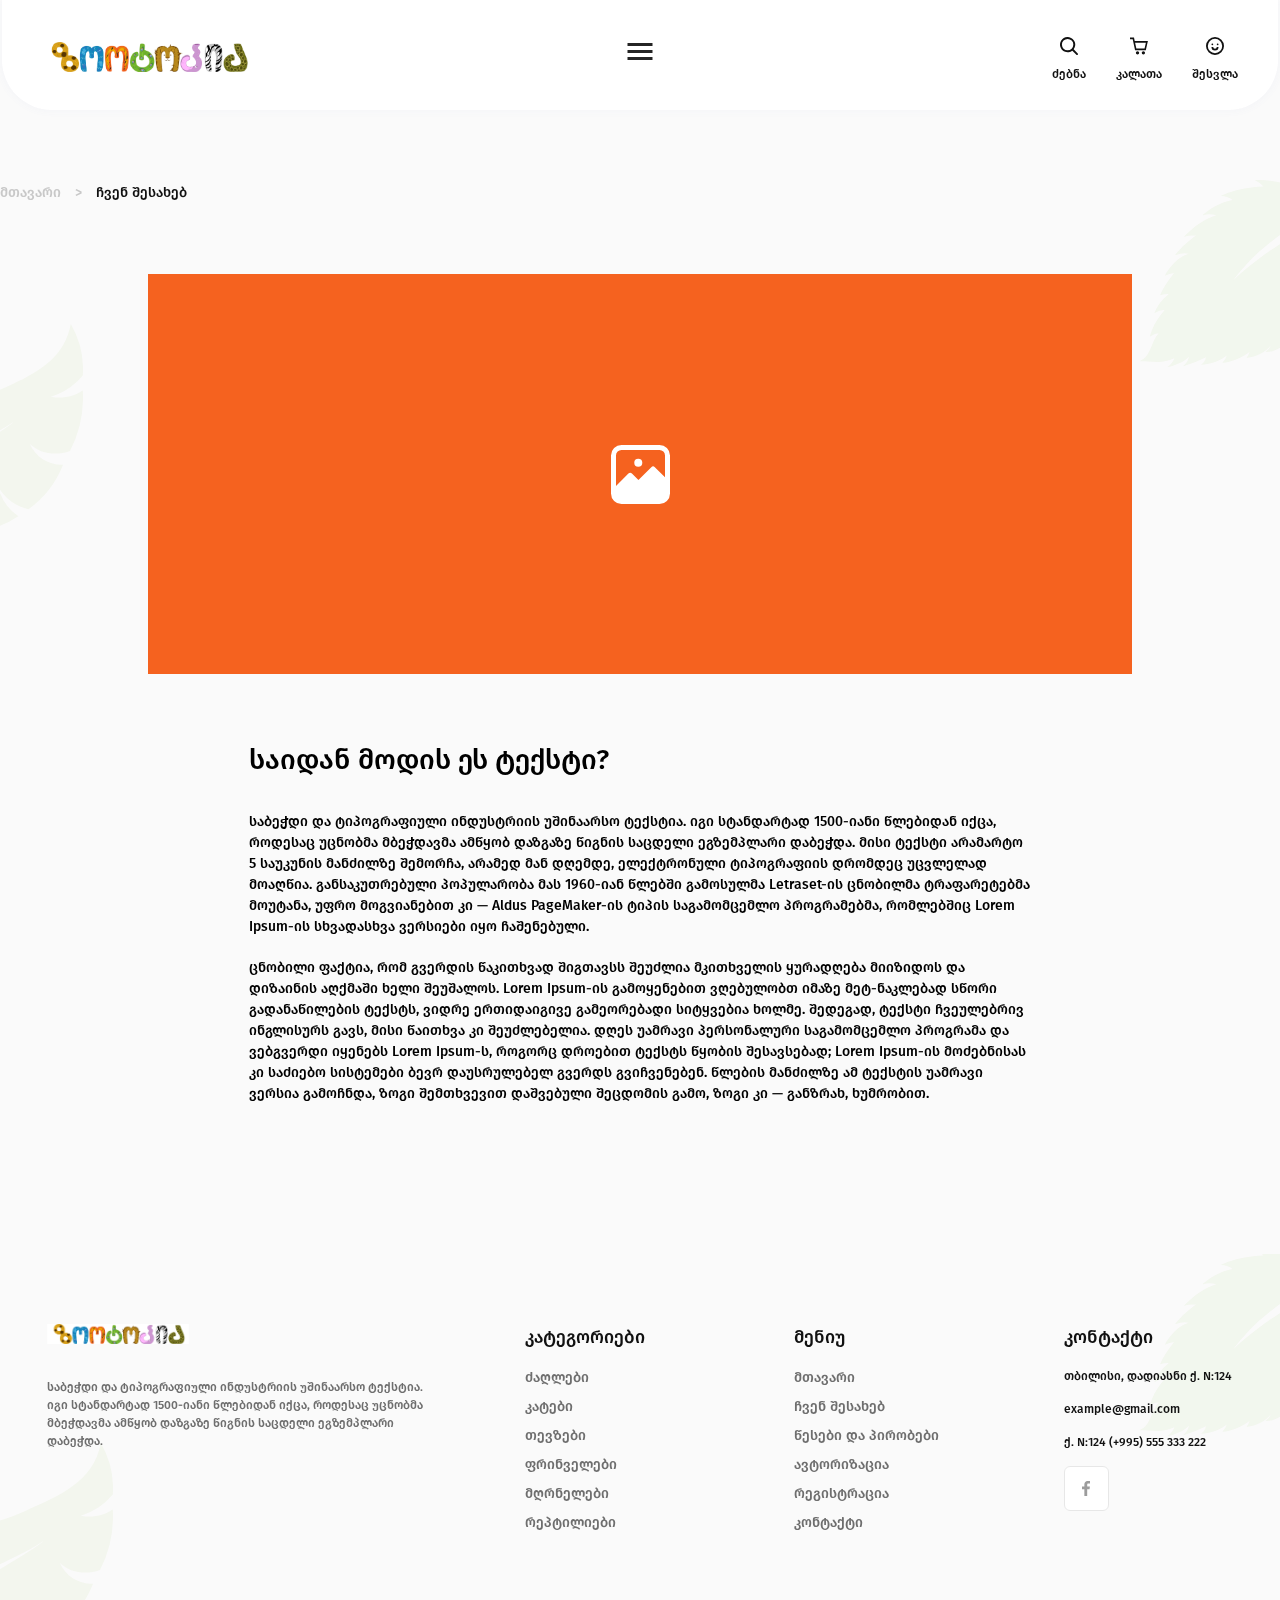
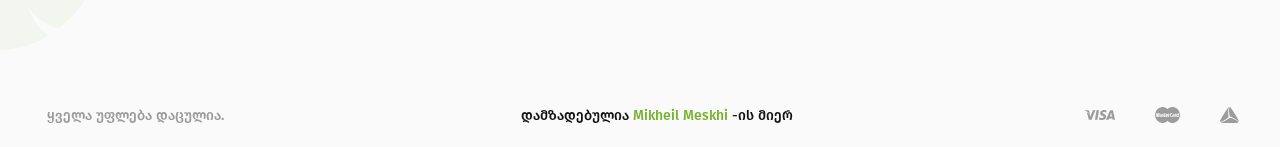
<file: aboutus.html>
<!DOCTYPE html>
<html lang="en">

<head>
    <meta charset="UTF-8">
    <meta http-equiv="X-UA-Compatible" content="IE=edge">
    <meta name="viewport" content="width=device-width, initial-scale=1.0">

    <meta name="description" content="Animals Shop" />
    <meta name="keywords" content="Zootopia, Shop, Animals" />
    <meta name="author" content="Mikheil Meskhi" />

    <meta property="og:url" content="" />
    <meta property="og:type" content="article" />
    <meta property="og:title" content="Zootopia" />
    <meta property="og:description" content="Animals Shop" />
    <meta property="og:image" content="src/img/" />

    <link rel="shortcut icon" href="src/img/z.ico" type="image/x-icon">
    <link rel="stylesheet" href="src/css/fonts.css">
    <link rel="stylesheet" href="src/css/style.css">
    <link rel="stylesheet" href="src/css/media.css">

    <title>ჩვენ შესახებ</title>
</head>

<body>
    <header>
        <div class="navbar">
            <div class="logo"><a href="index.html"><img src="src/img/zootopia.svg" alt="Zootopia"></a></div>
            <div class="hamburger" id="hamburger">
                <span class="line"></span>
                <span class="line"></span>
                <span class="line"></span>
            </div>
            <div class="srch-cart-login">
                <div class="srch">
                    <a href="#">
                        <img src="src/img/search.svg" alt="Search">
                        <span>ძებნა</span>
                    </a>
                </div>
                <div class="cart">
                    <a href="#">
                        <img src="src/img/shopping-cart.svg" alt="Cart">
                        <span>კალათა</span>
                    </a>
                </div>
                <div class="login">
                    <a href="#">
                        <img src="src/img/smile.svg" alt="Log In">
                        <span>შესვლა</span>
                    </a>
                </div>
            </div>
        </div>

        <div class="menu-active">
            <div class="menu">
                <ul>
                    <li><a href="index.html">მთავარი</a></li>
                    <li><a class="main" href="aboutus.html">ჩვენ შესახებ</a></li>
                    <li><a href="contact.html">კონტაქტი</a></li>
                </ul>
                <div class="haburger-cat" id="hamburgerCat">
                    <img src="src/img/hamburger-cat.svg" alt="">
                </div>
                <div class="contact-num">
                    <span class="phone">(+995) 555 333 222</span>
                    <span class="email">example@gmail.com</span>
                </div>
            </div>
            <div class="search">
                <div class="search-cont">
                    <input type="search" placeholder="ძაღლის საკვები">
                    <button type="submit">
                        <img class="search-icon" src="src/img/search.svg" alt="Search">
                    </button>
                </div>
            </div>
            <div class="menu-category">
                <ul>
                    <li><a class="main" href="">ძაღლები</a></li>
                    <li><a href="">კატები</a></li>
                    <li><a href="">თევზები</a></li>
                    <li><a href="">ფრინველები</a></li>
                    <li><a href="">მღრღნელები</a></li>
                    <li><a href="">რეპტილიები</a></li>
                </ul>
            </div>
            <div class="menu-row">
                <div class="menu-col">
                    <h4>მეორე დონე</h4>
                    <ul>
                        <li><a href="#">კატების საფხაჭუნოები</a></li>
                        <li><a href="#">სამპუნები</a></li>
                        <li><a href="#">სავარცხლები</a></li>
                        <li><a href="#">მაკრატლები</a></li>
                        <li><a href="#">საქციელის კორეკტირება</a></li>
                        <li><a href="#">სავარცხლები</a></li>
                        <li><a href="#">მაკრატლები</a></li>
                    </ul>
                </div>
                <div class="menu-col">
                    <h4>მეორე დონე</h4>
                    <ul>
                        <li><a href="#">კატების საფხაჭუნოები</a></li>
                        <li><a href="#">სამპუნები</a></li>
                    </ul>
                </div>
                <div class="menu-col">
                    <h4>მეორე დონე</h4>
                    <ul>
                        <li><a href="#">კატების საფხაჭუნოები</a></li>
                        <li><a href="#">სამპუნები</a></li>
                        <li><a href="#">სავარცხლები</a></li>
                        <li><a href="#">მაკრატლები</a></li>
                    </ul>
                </div>
                <div class="menu-col">
                    <h4>მეორე დონე</h4>
                    <ul>
                        <li><a href="#">კატების საფხაჭუნოები</a></li>
                        <li><a href="#">სამპუნები</a></li>
                        <li><a href="#">სავარცხლები</a></li>
                        <li><a href="#">მაკრატლები</a></li>
                    </ul>
                </div>
                <div class="menu-col">
                    <h4>მეორე დონე</h4>
                    <ul>
                        <li><a href="#">კატების საფხაჭუნოები</a></li>
                        <li><a href="#">სამპუნები</a></li>
                        <li><a href="#">სავარცხლები</a></li>
                        <li><a href="#">მაკრატლები</a></li>
                    </ul>
                </div>
                <div class="menu-col">
                    <h4>მეორე დონე</h4>
                    <ul>
                        <li><a href="#">კატების საფხაჭუნოები</a></li>
                        <li><a href="#">სამპუნები</a></li>
                        <li><a href="#">სავარცხლები</a></li>
                        <li><a href="#">მაკრატლები</a></li>
                    </ul>
                </div>
            </div>
        </div>

        <div class="menu-mobile">
            <div class="mobile-main">
                <a href="index.html">
                    <img src="src/img/home.svg" alt="Home">
                    <span>მთავარი</span>
                </a>
            </div>
            <div class="mobile-srch">
                <a href="#">
                    <img src="src/img/search.svg" alt="Search">
                    <span>ძებნა</span>
                </a>
            </div>
            <div class="hamburger-cirlce">
                <div class="hamburger" id="mobileHamburger">
                    <span class="line"></span>
                    <span class="line"></span>
                    <span class="line"></span>
                </div>
                <img src="src/img/hamburger-cat-white.svg" alt="" id="mobileCat">
            </div>
            <div class="mobile-cart">
                <a href="#">
                    <img src="src/img/shopping-cart.svg" alt="Cart">
                    <span>კალათა</span>
                </a>
            </div>
            <div class="mobile-login">
                <a href="#">
                    <img src="src/img/smile.svg" alt="Log In">
                    <span>შესვლა</span>
                </a>
            </div>
        </div>

        <div class="menu-mobile-active">
            <ul class="mobile-cat">
                <a href="#">
                    <li>
                        <span>ძაღლები</span>
                        <img src="src/img/chevron-right.svg" alt="">
                    </li>
                </a>
                <a href="#">
                    <li>
                        <span>კატები</span>
                        <img src="src/img/chevron-right.svg" alt="">
                    </li>
                </a>
                <a href="#">
                    <li>
                        <span>თევზები</span>
                        <img src="src/img/chevron-right.svg" alt="">
                    </li>
                </a>
                <a href="#">
                    <li>
                        <span>ფრინველები</span>
                        <img src="src/img/chevron-right.svg" alt="">
                    </li>
                </a>
                <a href="#">
                    <li>
                        <span>მღრღნელები</span>
                        <img src="src/img/chevron-right.svg" alt="">
                    </li>
                </a>
                <a href="#">
                    <li>
                        <span>რეპტილიები</span>
                        <img src="src/img/chevron-right.svg" alt="">
                    </li>
                </a>
            </ul>
            <hr>
            <ul class="mobile-pgs">
                <a href="index.html">
                    <li>მთავარი</li>
                </a>
                <a href="aboutus.html" class="main-b">
                    <li>ჩვენ შესახებ</li>
                </a>
                <a href="contact.html">
                    <li>კონტაქტი</li>
                </a>
            </ul>
        </div>
    </header>

    <div class="leaf-section-cnt">
        <div class="section-leaf-left"></div>
        <div class="section-leaf-right"></div>
    </div>

    <section aboutus-section>
        <div class="section-head">
            <span>მთავარი</span>
            <span>></span>
            <span class="main">ჩვენ შესახებ</span>
        </div>
        <div class="aboutus-cont container">
            <div class="aboutus-bg"></div>
            <div class="aboutus-text">
                <h2>საიდან მოდის ეს ტექსტი?</h2>
                <p>საბეჭდი და ტიპოგრაფიული ინდუსტრიის უშინაარსო ტექსტია. იგი სტანდარტად 1500-იანი წლებიდან იქცა, როდესაც
                    უცნობმა მბეჭდავმა ამწყობ დაზგაზე წიგნის საცდელი ეგზემპლარი დაბეჭდა. მისი ტექსტი არამარტო 5 საუკუნის
                    მანძილზე შემორჩა, არამედ მან დღემდე, ელექტრონული ტიპოგრაფიის დრომდეც უცვლელად მოაღწია.
                    განსაკუთრებული
                    პოპულარობა მას 1960-იან წლებში გამოსულმა Letraset-ის ცნობილმა ტრაფარეტებმა მოუტანა, უფრო მოგვიანებით
                    კი
                    — Aldus PageMaker-ის ტიპის საგამომცემლო პროგრამებმა, რომლებშიც Lorem Ipsum-ის სხვადასხვა ვერსიები
                    იყო
                    ჩაშენებული.</p>
                <p>
                    ცნობილი ფაქტია, რომ გვერდის წაკითხვად შიგთავსს შეუძლია მკითხველის ყურადღება მიიზიდოს და
                    დიზაინის აღქმაში ხელი შეუშალოს. Lorem Ipsum-ის გამოყენებით ვღებულობთ იმაზე მეტ-ნაკლებად სწორი
                    გადანაწილების ტექსტს, ვიდრე ერთიდაიგივე გამეორებადი სიტყვებია ხოლმე. შედეგად, ტექსტი ჩვეულებრივ
                    ინგლისურს გავს, მისი წაითხვა კი შეუძლებელია. დღეს უამრავი პერსონალური საგამომცემლო პროგრამა და
                    ვებგვერდი
                    იყენებს Lorem Ipsum-ს, როგორც დროებით ტექსტს წყობის შესავსებად; Lorem Ipsum-ის მოძებნისას კი საძიებო
                    სისტემები ბევრ დაუსრულებელ გვერდს გვიჩვენებენ. წლების მანძილზე ამ ტექსტის უამრავი ვერსია გამოჩნდა,
                    ზოგი
                    შემთხვევით დაშვებული შეცდომის გამო, ზოგი კი — განზრახ, ხუმრობით.
                </p>
            </div>
        </div>
    </section>

    <footer>
        <div class="footer-leaf-left"></div>
        <div class="footer-leaf-right"></div>

        <div class="footer">
            <div class="footer-cont">
                <div class="footer-row">
                    <div class="footer-col footer-about">
                        <a href="#"><img src="src/img/zootopia.svg" alt="Zootopia"></a>
                        <p>საბეჭდი და ტიპოგრაფიული ინდუსტრიის უშინაარსო ტექსტია. იგი სტანდარტად 1500-იანი წლებიდან იქცა,
                            როდესაც უცნობმა მბეჭდავმა ამწყობ დაზგაზე წიგნის საცდელი ეგზემპლარი დაბეჭდა.</p>
                    </div>
                    <div class="footer-col">
                        <h4>კატეგორიები</h4>
                        <ul>
                            <li><a href="#">ძაღლები</a></li>
                            <li><a href="#">კატები</a></li>
                            <li><a href="#">თევზები</a></li>
                            <li><a href="#">ფრინველები</a></li>
                            <li><a href="#">მღრნელები</a></li>
                            <li><a href="#">რეპტილიები</a></li>
                        </ul>
                    </div>
                    <div class="footer-col">
                        <h4>მენიუ</h4>
                        <ul>
                            <li><a href="index.html">მთავარი</a></li>
                            <li><a href="aboutus.html">ჩვენ შესახებ</a></li>
                            <li><a href="#">წესები და პირობები</a></li>
                            <li><a href="#">ავტორიზაცია</a></li>
                            <li><a href="#">რეგისტრაცია</a></li>
                            <li><a href="contact.html">კონტაქტი</a></li>
                        </ul>
                    </div>
                    <div class="footer-col footer-contact">
                        <h4>კონტაქტი</h4>
                        <ul>
                            <a href="https://goo.gl/maps/kyaK3NeUvH9dMnKW6" target="_blank">თბილისი, დადიასნი ქ.
                                N:124</a>
                            <a href="mailto:example@gmail.com">example@gmail.com</a>
                            <a href="tel:555 333 222">ქ. N:124 (+995) 555 333 222</a>
                            <a href="" class="fb">
                                <img src="src/img/facebook-f.svg" alt="Facebook">
                            </a>
                        </ul>
                    </div>
                </div>
            </div>
            <div class="footer-bottom">
                <span class="prot">ყველა უფლება დაცულია.</span>
                <div class="madeby">
                    <span>დამზადებულია <span class="sw">Mikheil Meskhi</span> -ის მიერ</span>
                </div>
                <div class="banks">
                    <img src="src/img/Visa.svg" alt="Visa">
                    <img src="src/img/Mastercard.svg" alt="Mastercard">
                    <img src="src/img/Logo white.svg" alt="Bank">
                </div>
            </div>
        </div>
    </footer>

    <script src="src/js/main.js"></script>
</body>

</html>
</file>
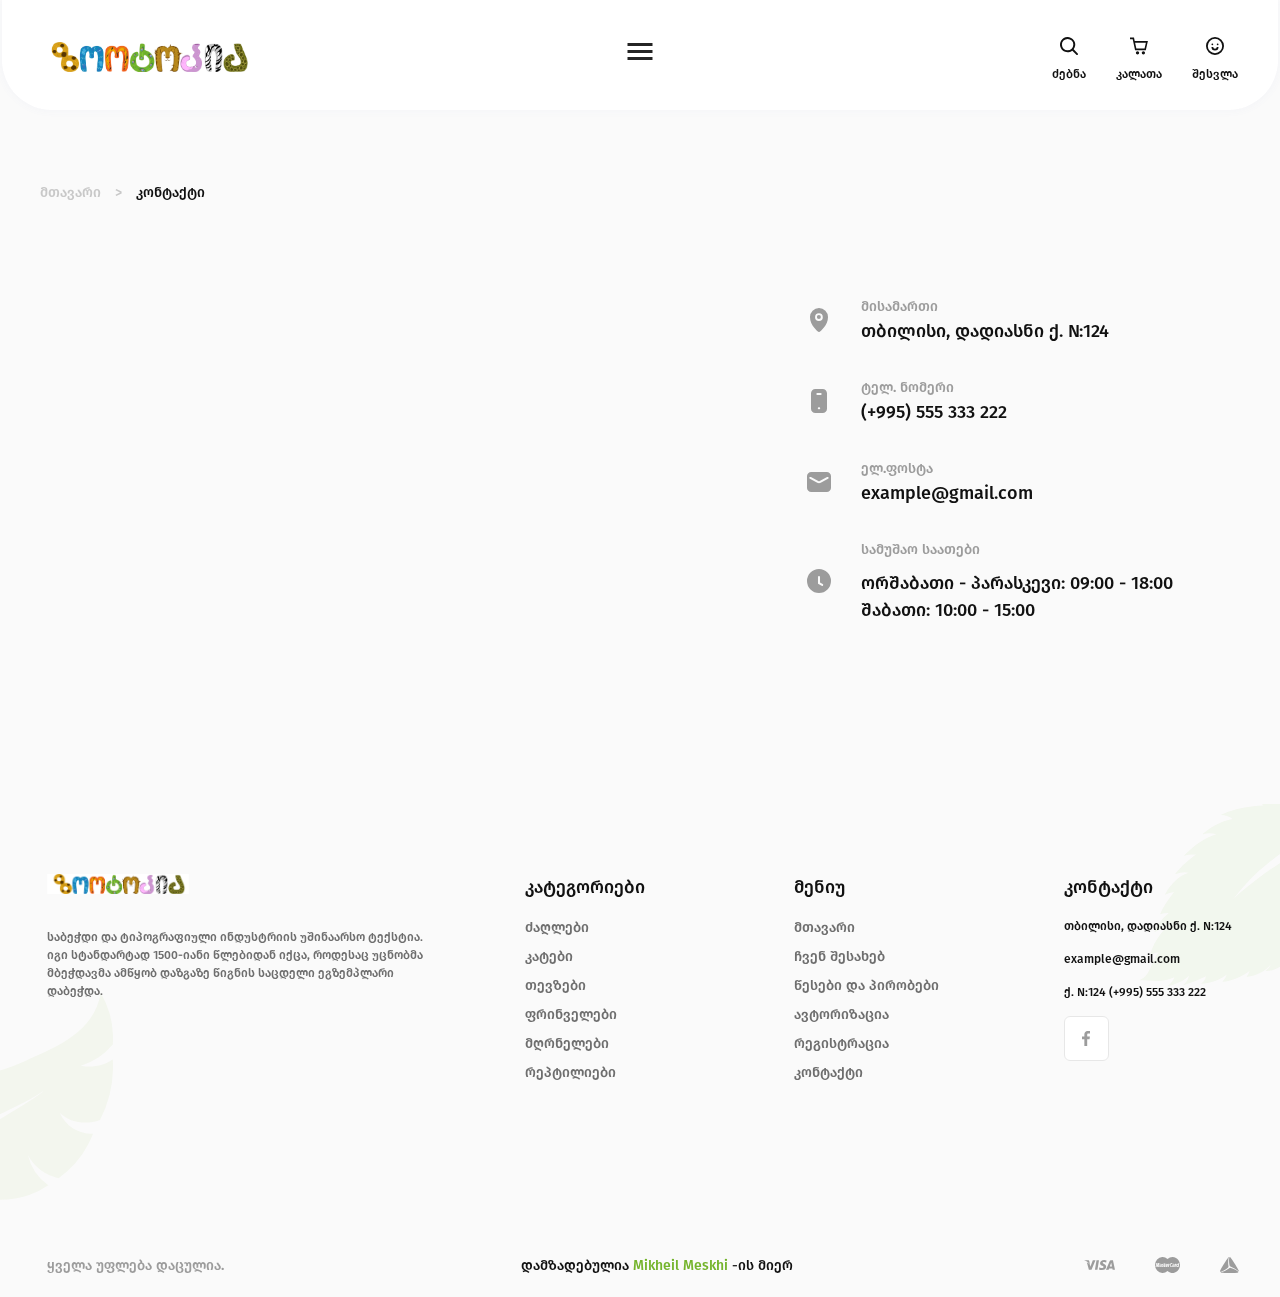
<file: contact.html>
<!DOCTYPE html>
<html lang="en">

<head>
    <meta charset="UTF-8">
    <meta http-equiv="X-UA-Compatible" content="IE=edge">
    <meta name="viewport" content="width=device-width, initial-scale=1.0">

    <meta name="description" content="Animals Shop" />
    <meta name="keywords" content="Zootopia, Shop, Animals" />
    <meta name="author" content="Mikheil Meskhi" />

    <meta property="og:url" content="" />
    <meta property="og:type" content="article" />
    <meta property="og:title" content="Zootopia" />
    <meta property="og:description" content="Animals Shop" />
    <meta property="og:image" content="src/img/" />

    <link rel="shortcut icon" href="src/img/z.ico" type="image/x-icon">
    <link rel="stylesheet" href="src/css/fonts.css">
    <link rel="stylesheet" href="src/css/style.css">
    <link rel="stylesheet" href="src/css/media.css">

    <title>კონტაქტი</title>
</head>

<body>
    <header>
        <div class="navbar">
            <div class="logo"><a href="index.html"><img src="src/img/zootopia.svg" alt="Zootopia"></a></div>
            <div class="hamburger" id="hamburger">
                <span class="line"></span>
                <span class="line"></span>
                <span class="line"></span>
            </div>
            <div class="srch-cart-login">
                <div class="srch">
                    <a href="#">
                        <img src="src/img/search.svg" alt="Search">
                        <span>ძებნა</span>
                    </a>
                </div>
                <div class="cart">
                    <a href="#">
                        <img src="src/img/shopping-cart.svg" alt="Cart">
                        <span>კალათა</span>
                    </a>
                </div>
                <div class="login">
                    <a href="#">
                        <img src="src/img/smile.svg" alt="Log In">
                        <span>შესვლა</span>
                    </a>
                </div>
            </div>
        </div>

        <div class="menu-active">
            <div class="menu">
                <ul>
                    <li><a href="index.html">მთავარი</a></li>
                    <li><a href="about-us.html">ჩვენ შესახებ</a></li>
                    <li><a class="main" href="contact.html">კონტაქტი</a></li>
                </ul>
                <div class="haburger-cat" id="hamburgerCat">
                    <img src="src/img/hamburger-cat.svg" alt="">
                </div>
                <div class="contact-num">
                    <span class="phone">(+995) 555 333 222</span>
                    <span class="email">example@gmail.com</span>
                </div>
            </div>
            <div class="search">
                <div class="search-cont">
                    <input type="search" placeholder="ძაღლის საკვები">
                    <button type="submit">
                        <img class="search-icon" src="src/img/search.svg" alt="Search">
                    </button>
                </div>
            </div>
            <div class="menu-category">
                <ul>
                    <li><a href="#">ძაღლები</a></li>
                    <li><a href="#">კატები</a></li>
                    <li><a href="#">თევზები</a></li>
                    <li><a href="#">ფრინველები</a></li>
                    <li><a href="#">მღრღნელები</a></li>
                    <li><a href="#">რეპტილიები</a></li>
                </ul>
            </div>
            <div class="menu-row">
                <div class="menu-col">
                    <h4>მეორე დონე</h4>
                    <ul>
                        <li><a href="#">კატების საფხაჭუნოები</a></li>
                        <li><a href="#">სამპუნები</a></li>
                        <li><a href="#">სავარცხლები</a></li>
                        <li><a href="#">მაკრატლები</a></li>
                        <li><a href="#">საქციელის კორეკტირება</a></li>
                        <li><a href="#">სავარცხლები</a></li>
                        <li><a href="#">მაკრატლები</a></li>
                    </ul>
                </div>
                <div class="menu-col">
                    <h4>მეორე დონე</h4>
                    <ul>
                        <li><a href="#">კატების საფხაჭუნოები</a></li>
                        <li><a href="#">სამპუნები</a></li>
                    </ul>
                </div>
                <div class="menu-col">
                    <h4>მეორე დონე</h4>
                    <ul>
                        <li><a href="#">კატების საფხაჭუნოები</a></li>
                        <li><a href="#">სამპუნები</a></li>
                        <li><a href="#">სავარცხლები</a></li>
                        <li><a href="#">მაკრატლები</a></li>
                    </ul>
                </div>
                <div class="menu-col">
                    <h4>მეორე დონე</h4>
                    <ul>
                        <li><a href="#">კატების საფხაჭუნოები</a></li>
                        <li><a href="#">სამპუნები</a></li>
                        <li><a href="#">სავარცხლები</a></li>
                        <li><a href="#">მაკრატლები</a></li>
                    </ul>
                </div>
                <div class="menu-col">
                    <h4>მეორე დონე</h4>
                    <ul>
                        <li><a href="#">კატების საფხაჭუნოები</a></li>
                        <li><a href="#">სამპუნები</a></li>
                        <li><a href="#">სავარცხლები</a></li>
                        <li><a href="#">მაკრატლები</a></li>
                    </ul>
                </div>
                <div class="menu-col">
                    <h4>მეორე დონე</h4>
                    <ul>
                        <li><a href="#">კატების საფხაჭუნოები</a></li>
                        <li><a href="#">სამპუნები</a></li>
                        <li><a href="#">სავარცხლები</a></li>
                        <li><a href="#">მაკრატლები</a></li>
                    </ul>
                </div>
            </div>
        </div>

        <div class="menu-mobile">
            <div class="mobile-main">
                <a href="index.html">
                    <img src="src/img/home.svg" alt="Home">
                    <span>მთავარი</span>
                </a>
            </div>
            <div class="mobile-srch">
                <a href="#">
                    <img src="src/img/search.svg" alt="Search">
                    <span>ძებნა</span>
                </a>
            </div>
            <div class="hamburger-cirlce">
                <div class="hamburger" id="mobileHamburger">
                    <span class="line"></span>
                    <span class="line"></span>
                    <span class="line"></span>
                </div>
                <img src="src/img/hamburger-cat-white.svg" alt="" id="mobileCat">
            </div>
            <div class="mobile-cart">
                <a href="#">
                    <img src="src/img/shopping-cart.svg" alt="Cart">
                    <span>კალათა</span>
                </a>
            </div>
            <div class="mobile-login">
                <a href="#">
                    <img src="src/img/smile.svg" alt="Log In">
                    <span>შესვლა</span>
                </a>
            </div>
        </div>

        <div class="menu-mobile-active">
            <ul class="mobile-cat">
                <a href="#">
                    <li>
                        <span>ძაღლები</span>
                        <img src="src/img/chevron-right.svg" alt="">
                    </li>
                </a>
                <a href="#">
                    <li>
                        <span>კატები</span>
                        <img src="src/img/chevron-right.svg" alt="">
                    </li>
                </a>
                <a href="#">
                    <li>
                        <span>თევზები</span>
                        <img src="src/img/chevron-right.svg" alt="">
                    </li>
                </a>
                <a href="#">
                    <li>
                        <span>ფრინველები</span>
                        <img src="src/img/chevron-right.svg" alt="">
                    </li>
                </a>
                <a href="#">
                    <li>
                        <span>მღრღნელები</span>
                        <img src="src/img/chevron-right.svg" alt="">
                    </li>
                </a>
                <a href="#">
                    <li>
                        <span>რეპტილიები</span>
                        <img src="src/img/chevron-right.svg" alt="">
                    </li>
                </a>
            </ul>
            <hr>
            <ul class="mobile-pgs">
                <a href="index.html">
                    <li>მთავარი</li>
                </a>
                <a href="about-us.html">
                    <li>ჩვენ შესახებ</li>
                </a>
                <a href="contact.html" class="main-b">
                    <li>კონტაქტი</li>
                </a>
            </ul>
        </div>
    </header>

    <main class="contact-section">
        <div class="section-head container-b">
            <a href="index.html">მთავარი</a>
            <span>></span>
            <a href="contact.html" class="main">კონტაქტი</a>
        </div>
        <div class="contact-cont container">
            <iframe
                src="https://www.google.com/maps/embed?pb=!1m14!1m12!1m3!1d8422.877030519763!2d44.80177513693123!3d41.721884046692985!2m3!1f0!2f0!3f0!3m2!1i1024!2i768!4f13.1!5e0!3m2!1sen!2sge!4v1664727970803!5m2!1sen!2sge"
                width="600" height="450" style="border:0;" allowfullscreen="" loading="lazy"
                referrerpolicy="no-referrer-when-downgrade">
            </iframe>
            <ul class="cnt">
                <li>
                    <img src="src/img/gps.svg" alt="Location">
                    <div>
                        <span>მისამართი</span>
                        <h6>თბილისი, დადიასნი ქ. N:124</h6>
                    </div>
                </li>
                <li>
                    <img src="src/img/phone.svg" alt="Phone Number">
                    <div>
                        <span>ტელ. ნომერი</span>
                        <h6>(+995) 555 333 222</h6>
                    </div>
                </li>
                <li>
                    <img src="src/img/mail.svg" alt="Email">
                    <div>
                        <span>ელ.ფოსტა</span>
                        <h6>example@gmail.com</h6>
                    </div>
                </li>
                <li>
                    <img src="src/img/clock.svg" alt="Time">
                    <div>
                        <span>სამუშაო საათები</span>
                        <h6>ორშაბათი - პარასკევი: 09:00 - 18:00</h6>
                        <h6>შაბათი: 10:00 - 15:00</h6>
                    </div>
                </li>
            </ul>
        </div>
    </main>

    <footer>
        <div class="footer-leaf-left"></div>
        <div class="footer-leaf-right"></div>

        <div class="footer">
            <div class="footer-cont">
                <div class="footer-row">
                    <div class="footer-col footer-about">
                        <a href="#"><img src="src/img/zootopia.svg" alt="Zootopia"></a>
                        <p>საბეჭდი და ტიპოგრაფიული ინდუსტრიის უშინაარსო ტექსტია. იგი სტანდარტად 1500-იანი წლებიდან იქცა,
                            როდესაც უცნობმა მბეჭდავმა ამწყობ დაზგაზე წიგნის საცდელი ეგზემპლარი დაბეჭდა.</p>
                    </div>
                    <div class="footer-col">
                        <h4>კატეგორიები</h4>
                        <ul>
                            <li><a href="#">ძაღლები</a></li>
                            <li><a href="#">კატები</a></li>
                            <li><a href="#">თევზები</a></li>
                            <li><a href="#">ფრინველები</a></li>
                            <li><a href="#">მღრნელები</a></li>
                            <li><a href="#">რეპტილიები</a></li>
                        </ul>
                    </div>
                    <div class="footer-col">
                        <h4>მენიუ</h4>
                        <ul>
                            <li><a href="index.html">მთავარი</a></li>
                            <li><a href="about-us.html">ჩვენ შესახებ</a></li>
                            <li><a href="#">წესები და პირობები</a></li>
                            <li><a href="#">ავტორიზაცია</a></li>
                            <li><a href="#">რეგისტრაცია</a></li>
                            <li><a href="contact.html">კონტაქტი</a></li>
                        </ul>
                    </div>
                    <div class="footer-col footer-contact">
                        <h4>კონტაქტი</h4>
                        <ul>
                            <a href="https://goo.gl/maps/kyaK3NeUvH9dMnKW6" target="_blank">თბილისი, დადიასნი ქ.
                                N:124</a>
                            <a href="mailto:example@gmail.com">example@gmail.com</a>
                            <a href="tel:555 333 222">ქ. N:124 (+995) 555 333 222</a>
                            <a href="#" class="fb">
                                <img src="src/img/facebook-f.svg" alt="Facebook">
                            </a>
                        </ul>
                    </div>
                </div>
            </div>
            <div class="footer-bottom">
                <span class="prot">ყველა უფლება დაცულია.</span>
                <div class="madeby">
                    <span>დამზადებულია <span class="sw">Mikheil Meskhi</span> -ის მიერ</span>
                </div>
                <div class="banks">
                    <img src="src/img/Visa.svg" alt="Visa">
                    <img src="src/img/Mastercard.svg" alt="Mastercard">
                    <img src="src/img/Logo white.svg" alt="Bank">
                </div>
            </div>
        </div>
    </footer>

    <script src="src/js/main.js"></script>
</body>

</html>
</file>
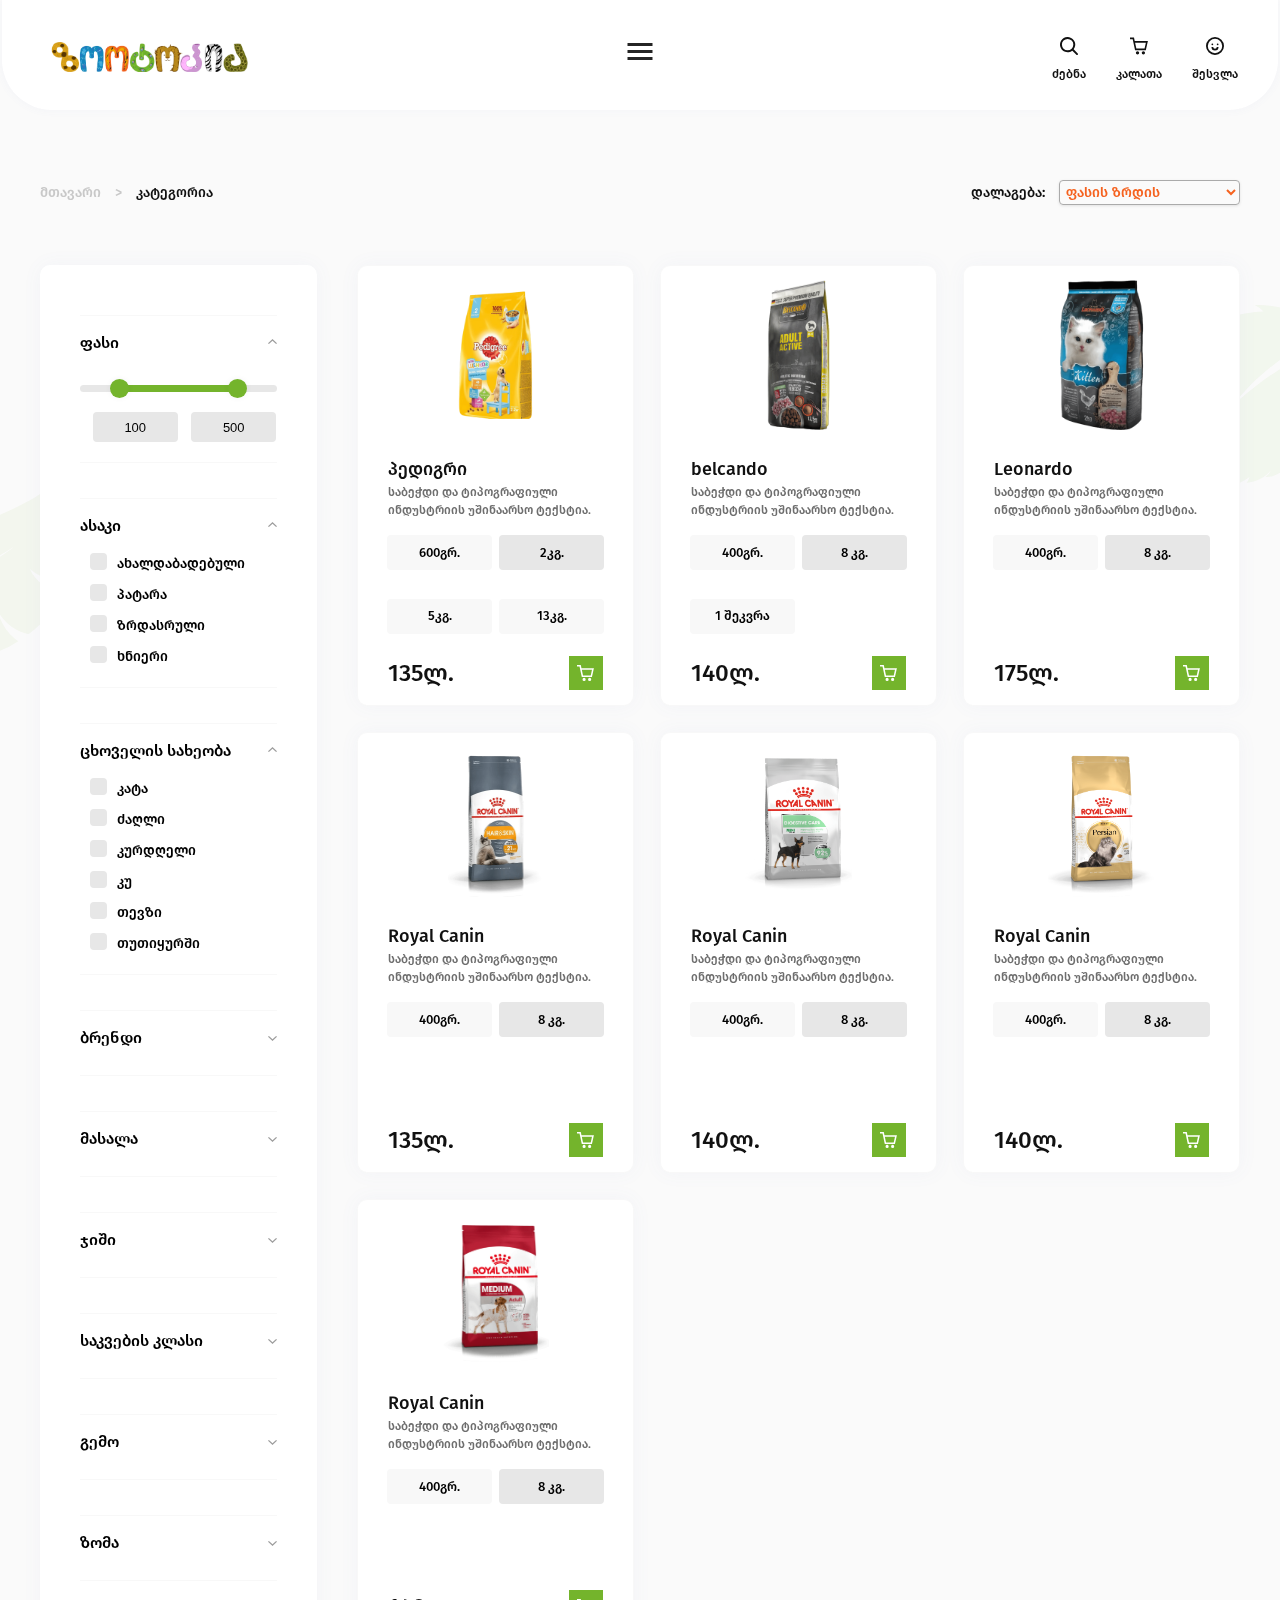
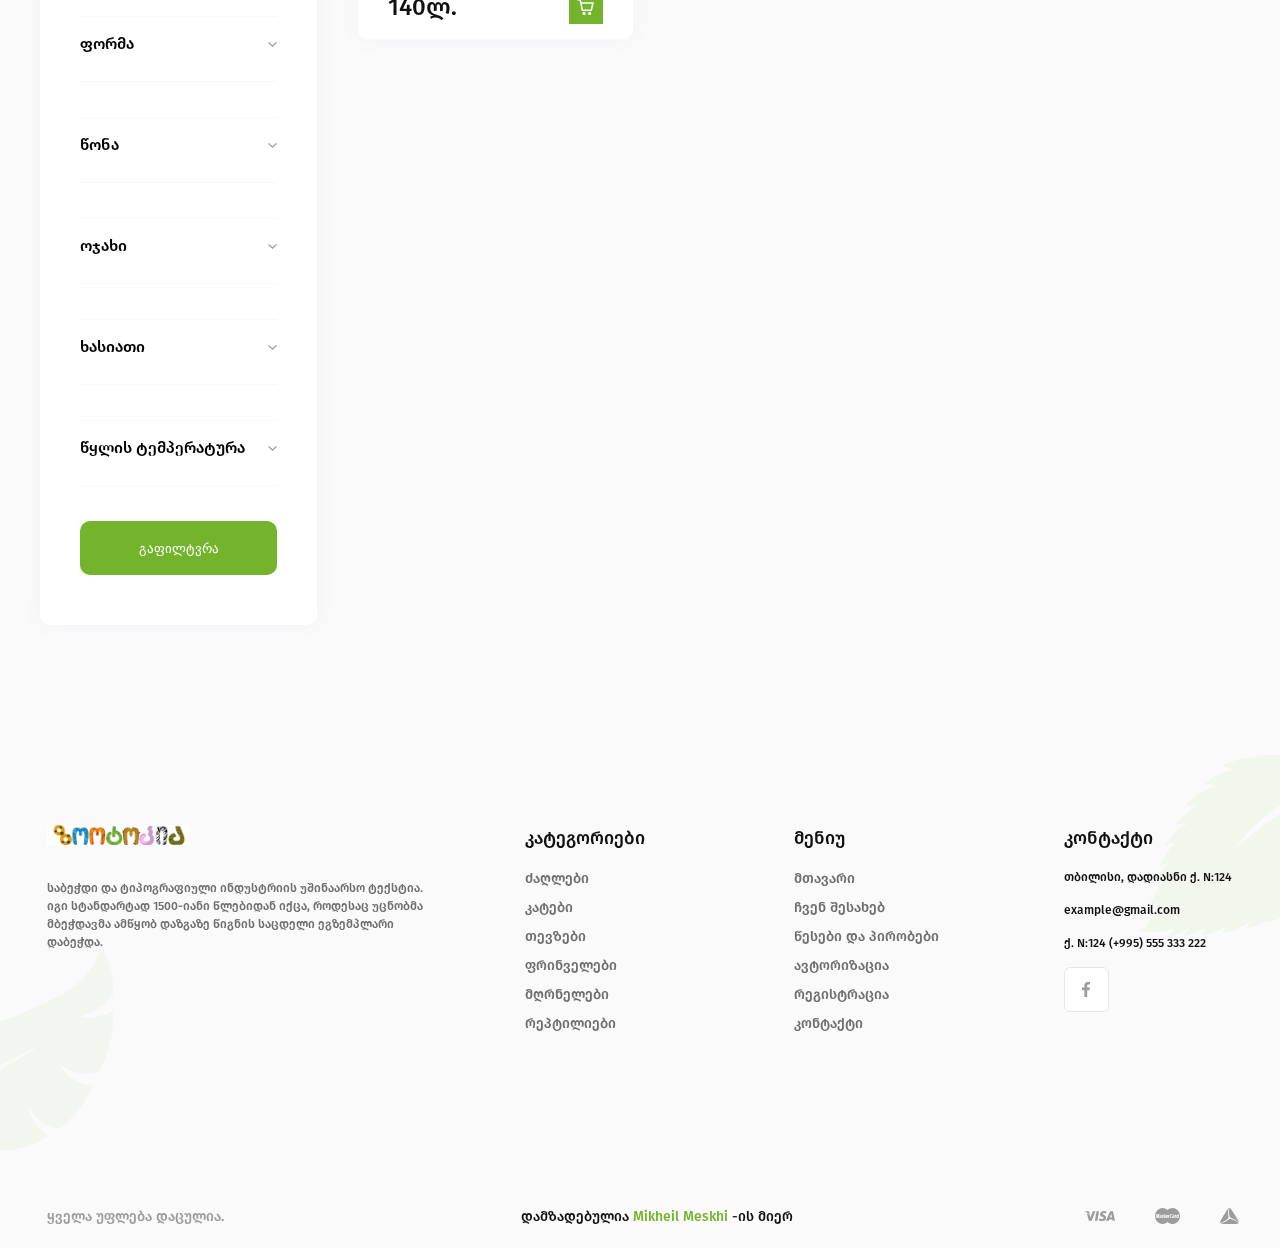
<file: product-listing.html>
<!DOCTYPE html>
<html lang="en">

<head>
    <meta charset="UTF-8">
    <meta http-equiv="X-UA-Compatible" content="IE=edge">
    <meta name="viewport" content="width=device-width, initial-scale=1.0">

    <meta name="description" content="Animals Shop" />
    <meta name="keywords" content="Zootopia, Shop, Animals" />
    <meta name="author" content="Mikheil Meskhi" />

    <meta property="og:url" content="" />
    <meta property="og:type" content="article" />
    <meta property="og:title" content="Zootopia" />
    <meta property="og:description" content="Animals Shop" />
    <meta property="og:image" content="src/img/" />

    <link rel="shortcut icon" href="src/img/z.ico" type="image/x-icon">
    <link rel="stylesheet" href="src/css/fonts.css">
    <link rel="stylesheet" href="src/css/style.css">
    <link rel="stylesheet" href="src/css/media.css">

    <title>პროდუქტი</title>
</head>

<body id="listing">
    <header>
        <div class="navbar">
            <div class="logo"><a href="index.html"><img src="src/img/zootopia.svg" alt="Zootopia"></a></div>
            <div class="hamburger" id="hamburger">
                <span class="line"></span>
                <span class="line"></span>
                <span class="line"></span>
            </div>
            <div class="srch-cart-login">
                <div class="srch">
                    <a href="#">
                        <img src="src/img/search.svg" alt="Search">
                        <span>ძებნა</span>
                    </a>
                </div>
                <div class="cart">
                    <a href="#">
                        <img src="src/img/shopping-cart.svg" alt="Cart">
                        <span>კალათა</span>
                    </a>
                </div>
                <div class="login">
                    <a href="#">
                        <img src="src/img/smile.svg" alt="Log In">
                        <span>შესვლა</span>
                    </a>
                </div>
            </div>
        </div>

        <div class="menu-active">
            <div class="menu">
                <ul>
                    <li><a href="index.html">მთავარი</a></li>
                    <li><a href="about-us.html">ჩვენ შესახებ</a></li>
                    <li><a href="contact.html">კონტაქტი</a></li>
                </ul>
                <div class="haburger-cat" id="hamburgerCat">
                    <img src="src/img/hamburger-cat.svg" alt="">
                </div>
                <div class="contact-num">
                    <span class="phone">(+995) 555 333 222</span>
                    <span class="email">example@gmail.com</span>
                </div>
            </div>
            <div class="search">
                <div class="search-cont">
                    <input type="search" placeholder="ძაღლის საკვები">
                    <button type="submit">
                        <img class="search-icon" src="src/img/search.svg" alt="Search">
                    </button>
                </div>
            </div>
            <div class="menu-category">
                <ul>
                    <li><a href="#">ძაღლები</a></li>
                    <li><a href="#">კატები</a></li>
                    <li><a href="#">თევზები</a></li>
                    <li><a href="#">ფრინველები</a></li>
                    <li><a href="#">მღრღნელები</a></li>
                    <li><a href="#">რეპტილიები</a></li>
                </ul>
            </div>
            <div class="menu-row">
                <div class="menu-col">
                    <h4>მეორე დონე</h4>
                    <ul>
                        <li><a href="#">კატების საფხაჭუნოები</a></li>
                        <li><a href="#">სამპუნები</a></li>
                        <li><a href="#">სავარცხლები</a></li>
                        <li><a href="#">მაკრატლები</a></li>
                        <li><a href="#">საქციელის კორეკტირება</a></li>
                        <li><a href="#">სავარცხლები</a></li>
                        <li><a href="#">მაკრატლები</a></li>
                    </ul>
                </div>
                <div class="menu-col">
                    <h4>მეორე დონე</h4>
                    <ul>
                        <li><a href="#">კატების საფხაჭუნოები</a></li>
                        <li><a href="#">სამპუნები</a></li>
                    </ul>
                </div>
                <div class="menu-col">
                    <h4>მეორე დონე</h4>
                    <ul>
                        <li><a href="#">კატების საფხაჭუნოები</a></li>
                        <li><a href="#">სამპუნები</a></li>
                        <li><a href="#">სავარცხლები</a></li>
                        <li><a href="#">მაკრატლები</a></li>
                    </ul>
                </div>
                <div class="menu-col">
                    <h4>მეორე დონე</h4>
                    <ul>
                        <li><a href="#">კატების საფხაჭუნოები</a></li>
                        <li><a href="#">სამპუნები</a></li>
                        <li><a href="#">სავარცხლები</a></li>
                        <li><a href="#">მაკრატლები</a></li>
                    </ul>
                </div>
                <div class="menu-col">
                    <h4>მეორე დონე</h4>
                    <ul>
                        <li><a href="#">კატების საფხაჭუნოები</a></li>
                        <li><a href="#">სამპუნები</a></li>
                        <li><a href="#">სავარცხლები</a></li>
                        <li><a href="#">მაკრატლები</a></li>
                    </ul>
                </div>
                <div class="menu-col">
                    <h4>მეორე დონე</h4>
                    <ul>
                        <li><a href="#">კატების საფხაჭუნოები</a></li>
                        <li><a href="#">სამპუნები</a></li>
                        <li><a href="#">სავარცხლები</a></li>
                        <li><a href="#">მაკრატლები</a></li>
                    </ul>
                </div>
            </div>
        </div>

        <div class="menu-mobile">
            <div class="mobile-main">
                <a href="index.html">
                    <img src="src/img/home.svg" alt="Home">
                    <span>მთავარი</span>
                </a>
            </div>
            <div class="mobile-srch">
                <a href="#">
                    <img src="src/img/search.svg" alt="Search">
                    <span>ძებნა</span>
                </a>
            </div>
            <div class="hamburger-cirlce">
                <div class="hamburger" id="mobileHamburger">
                    <span class="line"></span>
                    <span class="line"></span>
                    <span class="line"></span>
                </div>
                <img src="src/img/hamburger-cat-white.svg" alt="" id="mobileCat">
            </div>
            <div class="mobile-cart">
                <a href="#">
                    <img src="src/img/shopping-cart.svg" alt="Cart">
                    <span>კალათა</span>
                </a>
            </div>
            <div class="mobile-login">
                <a href="#">
                    <img src="src/img/smile.svg" alt="Log In">
                    <span>შესვლა</span>
                </a>
            </div>
        </div>

        <div class="menu-mobile-active">
            <ul class="mobile-cat">
                <a href="#">
                    <li>
                        <span>ძაღლები</span>
                        <img src="src/img/chevron-right.svg" alt="">
                    </li>
                </a>
                <a href="#">
                    <li>
                        <span>კატები</span>
                        <img src="src/img/chevron-right.svg" alt="">
                    </li>
                </a>
                <a href="#">
                    <li>
                        <span>თევზები</span>
                        <img src="src/img/chevron-right.svg" alt="">
                    </li>
                </a>
                <a href="#">
                    <li>
                        <span>ფრინველები</span>
                        <img src="src/img/chevron-right.svg" alt="">
                    </li>
                </a>
                <a href="#">
                    <li>
                        <span>მღრღნელები</span>
                        <img src="src/img/chevron-right.svg" alt="">
                    </li>
                </a>
                <a href="#">
                    <li>
                        <span>რეპტილიები</span>
                        <img src="src/img/chevron-right.svg" alt="">
                    </li>
                </a>
            </ul>
            <hr>
            <ul class="mobile-pgs">
                <a href="index.html">
                    <li>მთავარი</li>
                </a>
                <a href="about-us.html">
                    <li>ჩვენ შესახებ</li>
                </a>
                <a href="contact.html">
                    <li>კონტაქტი</li>
                </a>
            </ul>
        </div>
    </header>

    <main class="product-listing-cont">
        <div class="section-head container-b">
            <div>
                <a href="index.html">მთავარი</a>
                <span>></span>
                <a href="product-listing.html" class="main">კატეგორია</a>
            </div>
            <div class="sort">
                <span>დალაგება: </span>
                <select>
                    <option>ფასის ზრდის</option>
                    <option>ფასის კლებადობის</option>
                    <option>დასახელება: A-Z</option>
                    <option>დასახელება: Z-A</option>
                </select>
            </div>
        </div>

        <div class="filter-mobile-display">
            <div class="sort mobile-display">
                <select>
                    <option>ფასის ზრდის</option>
                    <option>ფასის კლებადობის</option>
                    <option>დასახელება: A-Z</option>
                    <option>დასახელება: Z-A</option>
                </select>
            </div>

            <div class="product-filter-mobile ">
                <span>გაფილტვრა</span>
                <svg xmlns="http://www.w3.org/2000/svg" width="13" height="15">
                    <g data-name="Layer 2">
                        <g data-name="Layer 1">
                            <path data-name="Path 10294"
                                d="M12.919.56a.905.905 0 0 0-.837-.56H.932a.921.921 0 0 0-.656 1.579l2.361 2.342a5.954 5.954 0 0 1 1.729 4.21L4.34 14.6a.4.4 0 0 0 .194.342.411.411 0 0 0 .2.053.4.4 0 0 0 .194-.053l3.673-2.105a.39.39 0 0 0 .2-.342V8.047a5.907 5.907 0 0 1 1.648-4.1l2.285-2.368A.91.91 0 0 0 12.919.56Z"
                                fill="#c8c8c8" />
                        </g>
                    </g>
                </svg>
            </div>
        </div>

        <div class="leaf-section">
            <div class="section-leaf-left"></div>
            <div class="section-leaf-right"></div>
        </div>

        <div class="product-listing container-b">
            <form class="product-filter slide-in-out">
                <div class="filter-select">
                    <div class="filter-btn active">
                        <h4>ფასი</h4>
                        <img class="filter-chevron-down" src="src/img/chevron-down.svg" alt="">
                    </div>
                    <div class="price-range open-filter">
                        <div class="slider">
                            <div class="progress"></div>
                        </div>
                        <div class="range-input">
                            <input type="range" class="range-min" min="0" max="600" value="100" step="1">
                            <input type="range" class="range-max" min="0" max="600" value="500" step="1">
                        </div>
                        <div class="price-input">
                            <div class="field">
                                <input type="number" class="input-min" value="100">
                            </div>
                            <div class="field">
                                <input type="number" class="input-max" value="500">
                            </div>
                        </div>
                    </div>
                </div>
                <div class="filter-select">
                    <div class="filter-btn active">
                        <h4>ასაკი</h4>
                        <img class="filter-chevron-down" src="src/img/chevron-down.svg" alt="">
                    </div>
                    <div class="open-filter">
                        <div class="filter-cat">
                            <div class="box"></div>
                            <span>ახალდაბადებული</span>
                        </div>
                        <div class="filter-cat">
                            <div class="box"></div>
                            <span>პატარა</span>
                        </div>
                        <div class="filter-cat">
                            <div class="box"></div>
                            <span>ზრდასრული</span>
                        </div>
                        <div class="filter-cat">
                            <div class="box"></div>
                            <span>ხნიერი</span>
                        </div>
                    </div>
                </div>
                <div class="filter-select">
                    <div class="filter-btn active">
                        <h4>ცხოველის სახეობა</h4>
                        <img class="filter-chevron-down" src="src/img/chevron-down.svg" alt="">
                    </div>
                    <div class="open-filter">
                        <div class="filter-cat">
                            <div class="box"></div>
                            <span>კატა</span>
                        </div>
                        <div class="filter-cat">
                            <div class="box"></div>
                            <span>ძაღლი</span>
                        </div>
                        <div class="filter-cat">
                            <div class="box"></div>
                            <span>კურდღელი</span>
                        </div>
                        <div class="filter-cat">
                            <div class="box"></div>
                            <span>კუ</span>
                        </div>
                        <div class="filter-cat">
                            <div class="box"></div>
                            <span>თევზი</span>
                        </div>
                        <div class="filter-cat">
                            <div class="box"></div>
                            <span>თუთიყურში</span>
                        </div>
                    </div>
                </div>
                <div class="filter-select">
                    <div class="filter-btn">
                        <h4>ბრენდი</h4>
                        <img class="filter-chevron-down" src="src/img/chevron-down.svg" alt="">
                    </div>
                    <div class="open-filter closed">
                        <div class="filter-cat">
                            <div class="box"></div>
                            <span>ბრენდი 1</span>
                        </div>
                        <div class="filter-cat">
                            <div class="box"></div>
                            <span>ბრენდი 2</span>
                        </div>
                        <div class="filter-cat">
                            <div class="box"></div>
                            <span>ბრენდი 3</span>
                        </div>
                        <div class="filter-cat">
                            <div class="box"></div>
                            <span>ბრენდი 4</span>
                        </div>
                    </div>
                </div>
                <div class="filter-select">
                    <div class="filter-btn">
                        <h4>მასალა</h4>
                        <img class="filter-chevron-down" src="src/img/chevron-down.svg" alt="">
                    </div>
                    <div class="open-filter closed">
                        <div class="filter-cat">
                            <div class="box"></div>
                            <span>მასალა 1</span>
                        </div>
                        <div class="filter-cat">
                            <div class="box"></div>
                            <span>მასალა 2</span>
                        </div>
                        <div class="filter-cat">
                            <div class="box"></div>
                            <span>მასალა 3</span>
                        </div>
                        <div class="filter-cat">
                            <div class="box"></div>
                            <span>მასალა 4</span>
                        </div>
                    </div>
                </div>
                <div class="filter-select">
                    <div class="filter-btn">
                        <h4>ჯიში</h4>
                        <img class="filter-chevron-down" src="src/img/chevron-down.svg" alt="">
                    </div>
                    <div class="open-filter closed">
                        <div class="filter-cat">
                            <div class="box"></div>
                            <span>ჯიში 1</span>
                        </div>
                        <div class="filter-cat">
                            <div class="box"></div>
                            <span>ჯიში 2</span>
                        </div>
                        <div class="filter-cat">
                            <div class="box"></div>
                            <span>ჯიში 3</span>
                        </div>
                        <div class="filter-cat">
                            <div class="box"></div>
                            <span>ჯიში 4</span>
                        </div>
                    </div>
                </div>
                <div class="filter-select">
                    <div class="filter-btn">
                        <h4>საკვების კლასი</h4>
                        <img class="filter-chevron-down" src="src/img/chevron-down.svg" alt="">
                    </div>
                    <div class="open-filter closed">
                        <div class="filter-cat">
                            <div class="box"></div>
                            <span>საკვების კლასი 1</span>
                        </div>
                        <div class="filter-cat">
                            <div class="box"></div>
                            <span>საკვების კლასი 2</span>
                        </div>
                        <div class="filter-cat">
                            <div class="box"></div>
                            <span>საკვების კლასი 3</span>
                        </div>
                        <div class="filter-cat">
                            <div class="box"></div>
                            <span>საკვების კლასი 4</span>
                        </div>
                    </div>
                </div>
                <div class="filter-select">
                    <div class="filter-btn">
                        <h4>გემო</h4>
                        <img class="filter-chevron-down" src="src/img/chevron-down.svg" alt="">
                    </div>
                    <div class="open-filter closed">
                        <div class="filter-cat">
                            <div class="box"></div>
                            <span>გემო 1</span>
                        </div>
                        <div class="filter-cat">
                            <div class="box"></div>
                            <span>გემო 2</span>
                        </div>
                        <div class="filter-cat">
                            <div class="box"></div>
                            <span>გემო 3</span>
                        </div>
                        <div class="filter-cat">
                            <div class="box"></div>
                            <span>გემო 4</span>
                        </div>
                    </div>
                </div>
                <div class="filter-select">
                    <div class="filter-btn">
                        <h4>ზომა</h4>
                        <img class="filter-chevron-down" src="src/img/chevron-down.svg" alt="">
                    </div>
                    <div class="open-filter closed">
                        <div class="filter-cat">
                            <div class="box"></div>
                            <span>ზომა 1</span>
                        </div>
                        <div class="filter-cat">
                            <div class="box"></div>
                            <span>ზომა 2</span>
                        </div>
                        <div class="filter-cat">
                            <div class="box"></div>
                            <span>ზომა 3</span>
                        </div>
                        <div class="filter-cat">
                            <div class="box"></div>
                            <span>ზომა 4</span>
                        </div>
                    </div>
                </div>
                <div class="filter-select">
                    <div class="filter-btn">
                        <h4>ფორმა</h4>
                        <img class="filter-chevron-down" src="src/img/chevron-down.svg" alt="">
                    </div>
                    <div class="open-filter closed">
                        <div class="filter-cat">
                            <div class="box"></div>
                            <span>ფორმა 1</span>
                        </div>
                        <div class="filter-cat">
                            <div class="box"></div>
                            <span>ფორმა 2</span>
                        </div>
                        <div class="filter-cat">
                            <div class="box"></div>
                            <span>ფორმა 3</span>
                        </div>
                        <div class="filter-cat">
                            <div class="box"></div>
                            <span>ფორმა 4</span>
                        </div>
                    </div>
                </div>
                <div class="filter-select">
                    <div class="filter-btn">
                        <h4>წონა</h4>
                        <img class="filter-chevron-down" src="src/img/chevron-down.svg" alt="">
                    </div>
                    <div class="open-filter closed">
                        <div class="filter-cat">
                            <div class="box"></div>
                            <span>წონა 1</span>
                        </div>
                        <div class="filter-cat">
                            <div class="box"></div>
                            <span>წონა 2</span>
                        </div>
                        <div class="filter-cat">
                            <div class="box"></div>
                            <span>წონა 3</span>
                        </div>
                        <div class="filter-cat">
                            <div class="box"></div>
                            <span>წონა 4</span>
                        </div>
                    </div>
                </div>
                <div class="filter-select">
                    <div class="filter-btn">
                        <h4>ოჯახი</h4>
                        <img class="filter-chevron-down" src="src/img/chevron-down.svg" alt="">
                    </div>
                    <div class="open-filter closed">
                        <div class="filter-cat">
                            <div class="box"></div>
                            <span>ოჯახი 1</span>
                        </div>
                        <div class="filter-cat">
                            <div class="box"></div>
                            <span>ოჯახი 2</span>
                        </div>
                        <div class="filter-cat">
                            <div class="box"></div>
                            <span>ოჯახი 3</span>
                        </div>
                        <div class="filter-cat">
                            <div class="box"></div>
                            <span>ოჯახი 4</span>
                        </div>
                    </div>
                </div>
                <div class="filter-select">
                    <div class="filter-btn">
                        <h4>ხასიათი</h4>
                        <img class="filter-chevron-down" src="src/img/chevron-down.svg" alt="">
                    </div>
                    <div class="open-filter closed">
                        <div class="filter-cat">
                            <div class="box"></div>
                            <span>ხასიათი 1</span>
                        </div>
                        <div class="filter-cat">
                            <div class="box"></div>
                            <span>ხასიათი 2</span>
                        </div>
                        <div class="filter-cat">
                            <div class="box"></div>
                            <span>ხასიათი 3</span>
                        </div>
                        <div class="filter-cat">
                            <div class="box"></div>
                            <span>ხასიათი 4</span>
                        </div>
                    </div>
                </div>
                <div class="filter-select">
                    <div class="filter-btn">
                        <h4>წყლის ტემპერატურა</h4>
                        <img class="filter-chevron-down" src="src/img/chevron-down.svg" alt="">
                    </div>
                    <div class="open-filter closed">
                        <div class="filter-cat">
                            <div class="box"></div>
                            <span>წყლის ტემპერატურა 1</span>
                        </div>
                        <div class="filter-cat">
                            <div class="box"></div>
                            <span>წყლის ტემპერატურა 2</span>
                        </div>
                        <div class="filter-cat">
                            <div class="box"></div>
                            <span>წყლის ტემპერატურა 3</span>
                        </div>
                        <div class="filter-cat">
                            <div class="box"></div>
                            <span>წყლის ტემპერატურა 4</span>
                        </div>
                    </div>
                </div>
                <button class="filter-button" type="submit">გაფილტვრა</button>
            </form>

            <div class="product-list">
                <div class="listing-product">
                    <a href="product.html"><img src="src/img/pedigri.png" alt=""></a>
                    <div class="title-desc">
                        <a href="product.html"><span class="title">პედიგრი</span></a>
                        <span class="desc">საბეჭდი და ტიპოგრაფიული ინდუსტრიის უშინაარსო ტექსტია.</span>
                    </div>
                    <div class="wgt">
                        <div class="weight" data-price="37ლ.">600გრ.</div>
                        <div class="weight active" data-price="135ლ.">2კგ.</div>
                        <div class="weight" data-price="300ლ.">5კგ.</div>
                        <div class="weight" data-price="750ლ.">13კგ.</div>
                    </div>
                    <div class="price-basket">
                        <span class="price">135ლ.</span>
                        <div class="basket"></div>
                    </div>
                </div>
                <div class="listing-product">
                    <a href="product.html">
                        <img src="src/img/belcando.png" alt="">
                    </a>
                    <div class="title-desc">
                        <a href="product.html"> <span class="title">belcando</span></a>
                        <span class="desc">საბეჭდი და ტიპოგრაფიული ინდუსტრიის უშინაარსო ტექსტია.</span>
                    </div>
                    <div class="wgt">
                        <div class="weight" data-price="12ლ.">400გრ.</div>
                        <div class="weight active" data-price="140ლ.">8 კგ.</div>
                        <div class="weight" data-price="210ლ.">1 შეკვრა</div>
                    </div>
                    <div class="price-basket">
                        <span class="price">140ლ.</span>
                        <div class="basket"></div>
                    </div>
                </div>
                <div class="listing-product">
                    <a href="product.html">
                        <img src="src/img/leonardo.png" alt="">
                    </a>
                    <div class="title-desc">
                        <a href="product.html"><span class="title">Leonardo</span></a>
                        <span class="desc">საბეჭდი და ტიპოგრაფიული ინდუსტრიის უშინაარსო ტექსტია.</span>
                    </div>
                    <div class="wgt">
                        <div class="weight" data-price="14ლ.">400გრ.</div>
                        <div class="weight active" data-price="175ლ.">8 კგ.</div>
                    </div>
                    <div class="price-basket">
                        <span class="price">175ლ.</span>
                        <div class="basket"></div>
                    </div>
                </div>
                <div class="listing-product">
                    <a href="product.html">
                        <img src="src/img/royalcanin5.png" alt="">
                    </a>
                    <div class="title-desc">
                        <a href="product.html"><span class="title">Royal Canin</span></a>
                        <span class="desc">საბეჭდი და ტიპოგრაფიული ინდუსტრიის უშინაარსო ტექსტია.</span>
                    </div>
                    <div class="wgt">
                        <div class="weight" data-price="7ლ.">400გრ.</div>
                        <div class="weight active" data-price="135ლ.">8 კგ.</div>
                    </div>
                    <div class="price-basket">
                        <span class="price">135ლ.</span>
                        <div class="basket"></div>
                    </div>
                </div>
                <div class="listing-product">
                    <a href="product.html">
                        <img src="src/img/royalcanin2.png" alt="">
                    </a>
                    <div class="title-desc">
                        <a href="product.html"><span class="title">Royal Canin</span></a>
                        <span class="desc">საბეჭდი და ტიპოგრაფიული ინდუსტრიის უშინაარსო ტექსტია.</span>
                    </div>
                    <div class="wgt">
                        <div class="weight" data-price="16ლ.">400გრ.</div>
                        <div class="weight active" data-price="140ლ.">8 კგ.</div>
                    </div>
                    <div class="price-basket">
                        <span class="price">140ლ.</span>
                        <div class="basket"></div>
                    </div>
                </div>
                <div class="listing-product">
                    <a href="product.html">
                        <img src="src/img/royalcanin3.png" alt="">
                    </a>
                    <div class="title-desc">
                        <a href="product.html"><span class="title">Royal Canin</span></a>
                        <span class="desc">საბეჭდი და ტიპოგრაფიული ინდუსტრიის უშინაარსო ტექსტია.</span>
                    </div>
                    <div class="wgt">
                        <div class="weight" data-price="16ლ.">400გრ.</div>
                        <div class="weight active" data-price="140ლ.">8 კგ.</div>
                    </div>
                    <div class="price-basket">
                        <span class="price">140ლ.</span>
                        <div class="basket"></div>
                    </div>
                </div>
                <div class="listing-product">
                    <a href="product.html">
                        <img src="src/img/royalcanin4.png" alt="">
                    </a>
                    <div class="title-desc">
                        <a href="product.html"><span class="title">Royal Canin</span></a>
                        <span class="desc">საბეჭდი და ტიპოგრაფიული ინდუსტრიის უშინაარსო ტექსტია.</span>
                    </div>
                    <div class="wgt">
                        <div class="weight" data-price="16ლ.">400გრ.</div>
                        <div class="weight active" data-price="140ლ.">8 კგ.</div>
                    </div>
                    <div class="price-basket">
                        <span class="price">140ლ.</span>
                        <div class="basket"></div>
                    </div>
                </div>
            </div>
        </div>
    </main>

    <footer>
        <div class="footer-leaf-left"></div>
        <div class="footer-leaf-right"></div>

        <div class="footer">
            <div class="footer-cont">
                <div class="footer-row">
                    <div class="footer-col footer-about">
                        <a href="#"><img src="src/img/zootopia.svg" alt="Zootopia"></a>
                        <p>საბეჭდი და ტიპოგრაფიული ინდუსტრიის უშინაარსო ტექსტია. იგი სტანდარტად 1500-იანი წლებიდან იქცა,
                            როდესაც უცნობმა მბეჭდავმა ამწყობ დაზგაზე წიგნის საცდელი ეგზემპლარი დაბეჭდა.</p>
                    </div>
                    <div class="footer-col">
                        <h4>კატეგორიები</h4>
                        <ul>
                            <li><a href="#">ძაღლები</a></li>
                            <li><a href="#">კატები</a></li>
                            <li><a href="#">თევზები</a></li>
                            <li><a href="#">ფრინველები</a></li>
                            <li><a href="#">მღრნელები</a></li>
                            <li><a href="#">რეპტილიები</a></li>
                        </ul>
                    </div>
                    <div class="footer-col">
                        <h4>მენიუ</h4>
                        <ul>
                            <li><a href="index.html">მთავარი</a></li>
                            <li><a href="about-us.html">ჩვენ შესახებ</a></li>
                            <li><a href="#">წესები და პირობები</a></li>
                            <li><a href="#">ავტორიზაცია</a></li>
                            <li><a href="#">რეგისტრაცია</a></li>
                            <li><a href="contact.html">კონტაქტი</a></li>
                        </ul>
                    </div>
                    <div class="footer-col footer-contact">
                        <h4>კონტაქტი</h4>
                        <ul>
                            <a href="https://goo.gl/maps/kyaK3NeUvH9dMnKW6" target="_blank">თბილისი, დადიასნი ქ.
                                N:124</a>
                            <a href="mailto:example@gmail.com">example@gmail.com</a>
                            <a href="tel:555 333 222">ქ. N:124 (+995) 555 333 222</a>
                            <a href="#" class="fb">
                                <img src="src/img/facebook-f.svg" alt="Facebook">
                            </a>
                        </ul>
                    </div>
                </div>
            </div>
            <div class="footer-bottom">
                <span class="prot">ყველა უფლება დაცულია.</span>
                <div class="madeby">
                    <span>დამზადებულია <span class="sw">Mikheil Meskhi</span> -ის მიერ</span>
                </div>
                <div class="banks">
                    <img src="src/img/Visa.svg" alt="Visa">
                    <img src="src/img/Mastercard.svg" alt="Mastercard">
                    <img src="src/img/Logo white.svg" alt="Bank">
                </div>
            </div>
        </div>
    </footer>

    <script src="src/js/main.js"></script>
</body>

</html>
</file>
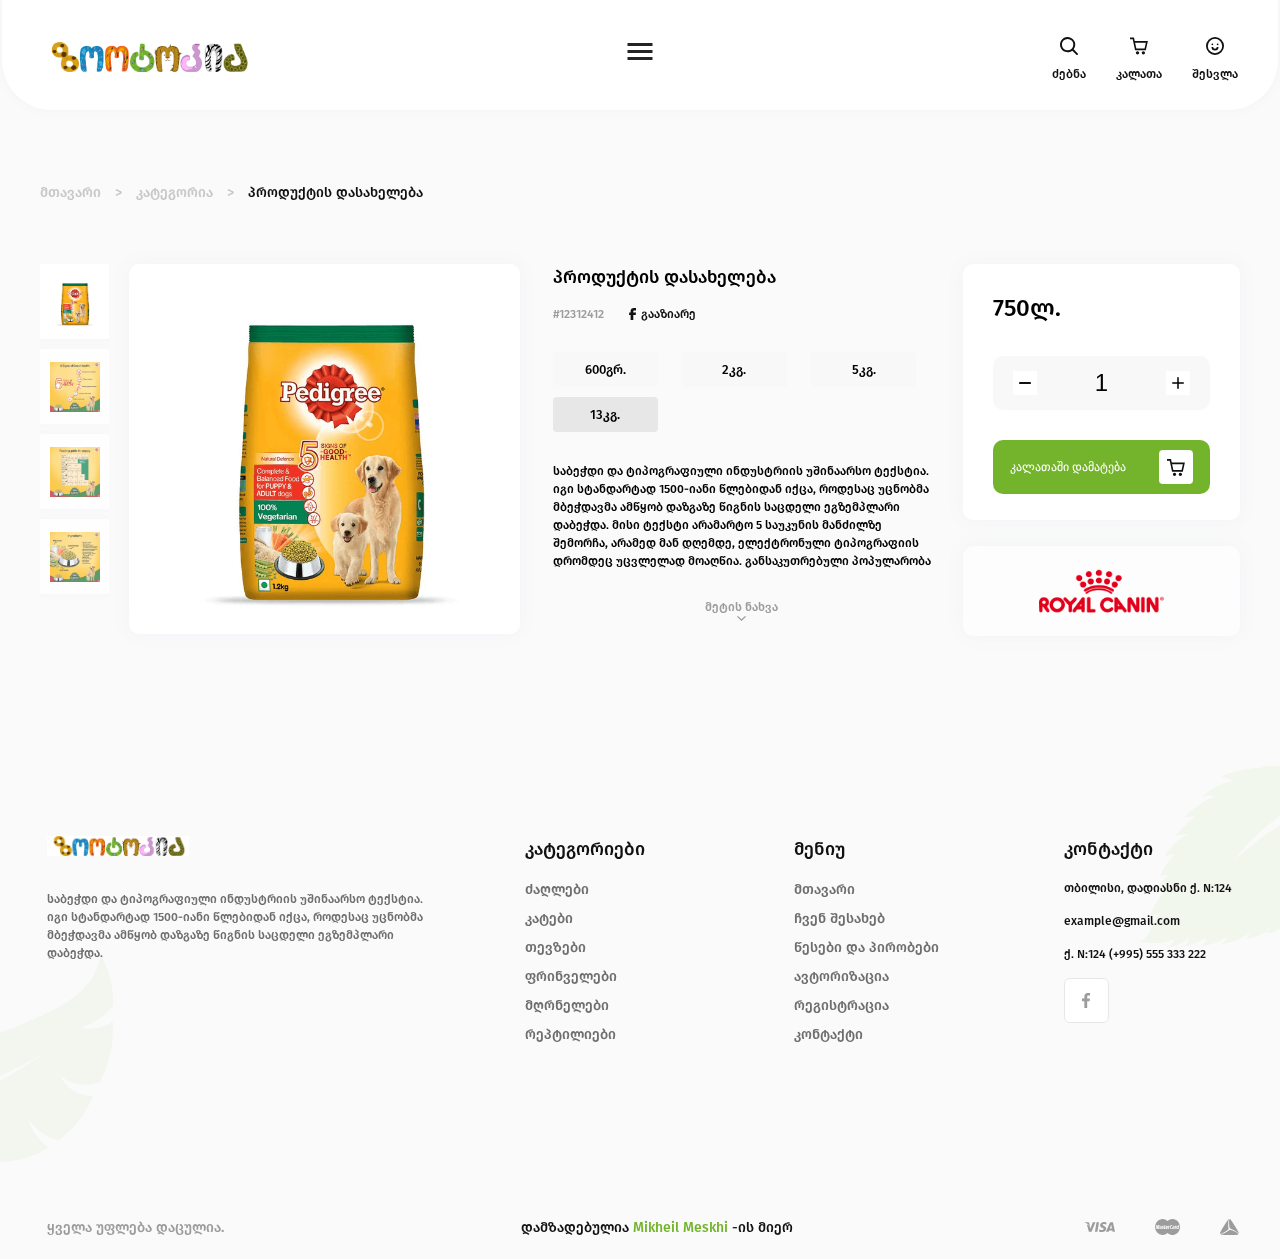
<file: product.html>
<!DOCTYPE html>
<html lang="en">

<head>
    <meta charset="UTF-8">
    <meta http-equiv="X-UA-Compatible" content="IE=edge">
    <meta name="viewport" content="width=device-width, initial-scale=1.0">

    <meta name="description" content="Animals Shop" />
    <meta name="keywords" content="Zootopia, Shop, Animals" />
    <meta name="author" content="Mikheil Meskhi" />

    <meta property="og:url" content="" />
    <meta property="og:type" content="article" />
    <meta property="og:title" content="Zootopia" />
    <meta property="og:description" content="Animals Shop" />
    <meta property="og:image" content="src/img/" />

    <link rel="shortcut icon" href="src/img/z.ico" type="image/x-icon">
    <link rel="stylesheet" href="src/css/fonts.css">
    <link rel="stylesheet" href="src/css/style.css">
    <link rel="stylesheet" href="src/css/media.css">

    <link rel="stylesheet" href="https://cdn.jsdelivr.net/npm/swiper@8/swiper-bundle.min.css" />

    <title>პროდუქტი</title>
</head>

<body id="product">
    <header>
        <div class="navbar">
            <div class="logo"><a href="index.html"><img src="src/img/zootopia.svg" alt="Zootopia"></a></div>
            <div class="hamburger" id="hamburger">
                <span class="line"></span>
                <span class="line"></span>
                <span class="line"></span>
            </div>
            <div class="srch-cart-login">
                <div class="srch">
                    <a href="#">
                        <img src="src/img/search.svg" alt="Search">
                        <span>ძებნა</span>
                    </a>
                </div>
                <div class="cart">
                    <a href="#">
                        <img src="src/img/shopping-cart.svg" alt="Cart">
                        <span>კალათა</span>
                    </a>
                </div>
                <div class="login">
                    <a href="#">
                        <img src="src/img/smile.svg" alt="Log In">
                        <span>შესვლა</span>
                    </a>
                </div>
            </div>
        </div>

        <div class="menu-active">
            <div class="menu">
                <ul>
                    <li><a href="index.html">მთავარი</a></li>
                    <li><a href="about-us.html">ჩვენ შესახებ</a></li>
                    <li><a href="contact.html">კონტაქტი</a></li>
                </ul>
                <div class="haburger-cat" id="hamburgerCat">
                    <img src="src/img/hamburger-cat.svg" alt="">
                </div>
                <div class="contact-num">
                    <span class="phone">(+995) 555 333 222</span>
                    <span class="email">example@gmail.com</span>
                </div>
            </div>
            <div class="search">
                <div class="search-cont">
                    <input type="search" placeholder="ძაღლის საკვები">
                    <button type="submit">
                        <img class="search-icon" src="src/img/search.svg" alt="Search">
                    </button>
                </div>
            </div>
            <div class="menu-category">
                <ul>
                    <li><a href="#">ძაღლები</a></li>
                    <li><a href="#">კატები</a></li>
                    <li><a href="#">თევზები</a></li>
                    <li><a href="#">ფრინველები</a></li>
                    <li><a href="#">მღრღნელები</a></li>
                    <li><a href="#">რეპტილიები</a></li>
                </ul>
            </div>
            <div class="menu-row">
                <div class="menu-col">
                    <h4>მეორე დონე</h4>
                    <ul>
                        <li><a href="#">კატების საფხაჭუნოები</a></li>
                        <li><a href="#">სამპუნები</a></li>
                        <li><a href="#">სავარცხლები</a></li>
                        <li><a href="#">მაკრატლები</a></li>
                        <li><a href="#">საქციელის კორეკტირება</a></li>
                        <li><a href="#">სავარცხლები</a></li>
                        <li><a href="#">მაკრატლები</a></li>
                    </ul>
                </div>
                <div class="menu-col">
                    <h4>მეორე დონე</h4>
                    <ul>
                        <li><a href="#">კატების საფხაჭუნოები</a></li>
                        <li><a href="#">სამპუნები</a></li>
                    </ul>
                </div>
                <div class="menu-col">
                    <h4>მეორე დონე</h4>
                    <ul>
                        <li><a href="#">კატების საფხაჭუნოები</a></li>
                        <li><a href="#">სამპუნები</a></li>
                        <li><a href="#">სავარცხლები</a></li>
                        <li><a href="#">მაკრატლები</a></li>
                    </ul>
                </div>
                <div class="menu-col">
                    <h4>მეორე დონე</h4>
                    <ul>
                        <li><a href="#">კატების საფხაჭუნოები</a></li>
                        <li><a href="#">სამპუნები</a></li>
                        <li><a href="#">სავარცხლები</a></li>
                        <li><a href="#">მაკრატლები</a></li>
                    </ul>
                </div>
                <div class="menu-col">
                    <h4>მეორე დონე</h4>
                    <ul>
                        <li><a href="#">კატების საფხაჭუნოები</a></li>
                        <li><a href="#">სამპუნები</a></li>
                        <li><a href="#">სავარცხლები</a></li>
                        <li><a href="#">მაკრატლები</a></li>
                    </ul>
                </div>
                <div class="menu-col">
                    <h4>მეორე დონე</h4>
                    <ul>
                        <li><a href="#">კატების საფხაჭუნოები</a></li>
                        <li><a href="#">სამპუნები</a></li>
                        <li><a href="#">სავარცხლები</a></li>
                        <li><a href="#">მაკრატლები</a></li>
                    </ul>
                </div>
            </div>
        </div>

        <div class="menu-mobile">
            <div class="mobile-main">
                <a href="index.html">
                    <img src="src/img/home.svg" alt="Home">
                    <span>მთავარი</span>
                </a>
            </div>
            <div class="mobile-srch">
                <a href="#">
                    <img src="src/img/search.svg" alt="Search">
                    <span>ძებნა</span>
                </a>
            </div>
            <div class="hamburger-cirlce">
                <div class="hamburger" id="mobileHamburger">
                    <span class="line"></span>
                    <span class="line"></span>
                    <span class="line"></span>
                </div>
                <img src="src/img/hamburger-cat-white.svg" alt="" id="mobileCat">
            </div>
            <div class="mobile-cart">
                <a href="#">
                    <img src="src/img/shopping-cart.svg" alt="Cart">
                    <span>კალათა</span>
                </a>
            </div>
            <div class="mobile-login">
                <a href="#">
                    <img src="src/img/smile.svg" alt="Log In">
                    <span>შესვლა</span>
                </a>
            </div>
        </div>

        <div class="menu-mobile-active">
            <ul class="mobile-cat">
                <a href="#">
                    <li>
                        <span>ძაღლები</span>
                        <img src="src/img/chevron-right.svg" alt="">
                    </li>
                </a>
                <a href="#">
                    <li>
                        <span>კატები</span>
                        <img src="src/img/chevron-right.svg" alt="">
                    </li>
                </a>
                <a href="#">
                    <li>
                        <span>თევზები</span>
                        <img src="src/img/chevron-right.svg" alt="">
                    </li>
                </a>
                <a href="#">
                    <li>
                        <span>ფრინველები</span>
                        <img src="src/img/chevron-right.svg" alt="">
                    </li>
                </a>
                <a href="#">
                    <li>
                        <span>მღრღნელები</span>
                        <img src="src/img/chevron-right.svg" alt="">
                    </li>
                </a>
                <a href="#">
                    <li>
                        <span>რეპტილიები</span>
                        <img src="src/img/chevron-right.svg" alt="">
                    </li>
                </a>
            </ul>
            <hr>
            <ul class="mobile-pgs">
                <a href="index.html">
                    <li>მთავარი</li>
                </a>
                <a href="about-us.html">
                    <li>ჩვენ შესახებ</li>
                </a>
                <a href="contact.html">
                    <li>კონტაქტი</li>
                </a>
            </ul>
        </div>
    </header>

    <main class="product-cont">
        <div class="section-head container-b">
            <a href="index.html">მთავარი</a>
            <span>></span>
            <a href="product-listing.html">კატეგორია</a>
            <span>></span>
            <a href="product.html" class="main">პროდუქტის დასახელება</a>
        </div>

        <div class="product container-b">
            <div class="product-images">
                <div class="product-img-gallery">
                    <div thumbsSlider="" class="swiper mySwiper product-img-selector">
                        <div class="swiper-wrapper">
                            <div class="swiper-slide">
                                <img src="src/img/Pedigree.png" alt="">
                            </div>
                            <div class="swiper-slide">
                                <img src="src/img/Pedigree2.png" alt="">
                            </div>
                            <div class="swiper-slide">
                                <img src="src/img/Pedigree3.png" alt="">
                            </div>
                            <div class="swiper-slide">
                                <img src="src/img/Pedigree4.png" alt="">
                            </div>
                        </div>
                    </div>
                    <div class="swiper mySwiper2 product-main-img">
                        <div class="swiper-wrapper">
                            <div class="swiper-slide">
                                <img src="src/img/Pedigree.png" alt="">
                            </div>
                            <div class="swiper-slide">
                                <img src="src/img/Pedigree2.png" alt="">
                            </div>
                            <div class="swiper-slide">
                                <img src="src/img/Pedigree3.png" alt="">
                            </div>
                            <div class="swiper-slide">
                                <img src="src/img/Pedigree4.png" alt="">
                            </div>
                        </div>
                    </div>
                </div>
            </div>
            <div class="description">
                <span class="title">პროდუქტის დასახელება</span>
                <div class="id-share">
                    <span class="id">#12312412</span>
                    <a href="#">
                        <div class="share">
                            <img src="src/img/facebook.svg" alt="">
                            <span>გააზიარე</span>
                        </div>
                    </a>
                </div>
                <div class="wgt">
                    <div class="weight" data-price="37ლ.">600გრ.</div>
                    <div class="weight" data-price="135ლ.">2კგ.</div>
                    <div class="weight" data-price="300ლ.">5კგ.</div>
                    <div class="weight active" data-price="750ლ.">13კგ.</div>
                </div>
                <div class="product-about">
                    <div class="text">
                        <p>
                            საბეჭდი და ტიპოგრაფიული ინდუსტრიის უშინაარსო ტექსტია. იგი სტანდარტად 1500-იანი წლებიდან
                            იქცა,
                            როდესაც უცნობმა მბეჭდავმა ამწყობ დაზგაზე წიგნის საცდელი ეგზემპლარი დაბეჭდა. მისი ტექსტი
                            არამარტო
                            5 საუკუნის მანძილზე შემორჩა, არამედ მან დღემდე, ელექტრონული ტიპოგრაფიის დრომდეც უცვლელად
                            მოაღწია. განსაკუთრებული პოპულარობა მას 1960-იან წლებში გამოსულმა Letraset-ის ცნობილმა
                            ტრაფარეტებმა მოუტანა, უფრო მოგვიანებით კი — Aldus PageMaker-ის ტიპის საგამომცემლო
                            პროგრამებმა,
                            რომლებშიც Lorem Ipsum-ის სხვადასხვა ვერსიები იყო ჩაშენებული. ცნობილი ფაქტია, რომ გვერდის
                            წაკითხვად შიგთავსს შეუძლია მკითხველის ყურადღება მიიზიდოს და დიზაინის აღქმაში ხელი შეუშალოს.
                            Lorem Ipsum-ის გამოყენებით ვღებულობთ იმაზე მეტ-ნაკლებად სწორი გადანაწილების ტექსტს, ვიდრე
                            ერთიდაიგივე გამეორებადი სიტყვებია ხოლმე. შედეგად, ტექსტი ჩვეულებრივ ინგლისურს გავს, მისი
                            წაითხვა
                            კი შეუძლებელია. დღეს უამრავი პერსონალური საგამომცემლო პროგრამა და ვებგვერდი იყენებს Lorem
                            Ipsum-ს, როგორც დროებით ტექსტს წყობის შესავსებად; Lorem Ipsum-ის მოძებნისას კი საძიებო
                            სისტემები
                            ბევრ დაუსრულებელ გვერდს გვიჩვენებენ. წლების მანძილზე ამ ტექსტის უამრავი ვერსია გამოჩნდა,
                            ზოგი
                            შემთხვევით დაშვებული შეცდომის გამო, ზოგი კი — განზრახ, ხუმრობით.
                        </p>
                    </div>
                    <div class="see-more">
                        <span>მეტის ნახვა</span>
                        <img src="src/img/chevron-down.svg" alt="">
                    </div>
                    <div class="see-less">
                        <span>ნაკლების ნახვა</span>
                        <img src="src/img/chevron-down.svg" alt="">
                    </div>
                </div>
            </div>
            <div class="checkout-brand">
                <div class="checkout">
                    <div class="price-basket">
                        <span class="price">750ლ.</span>
                        <div class="amount">
                            <button class="minus">
                                <img src="src/img/math-minus.svg" alt="">
                            </button>
                            <input type="text" readonly="readonly" id="quant" value="1">
                            <button class="plus">
                                <img src="src/img/math-plus.svg" alt="">
                            </button>
                        </div>
                        <button class="basket-cont">
                            <span>კალათაში დამატება</span>
                            <div class="basket">
                                <img src="src/img/shopping-cart.svg" alt="">
                            </div>
                        </button>
                    </div>
                </div>
                <div class="brand-logo">
                    <img src="src/img/Royal-Canin-Logo.png" alt="">
                </div>
            </div>
        </div>


    </main>

    <footer>
        <div class="footer-leaf-left"></div>
        <div class="footer-leaf-right"></div>

        <div class="footer">
            <div class="footer-cont">
                <div class="footer-row">
                    <div class="footer-col footer-about">
                        <a href="#"><img src="src/img/zootopia.svg" alt="Zootopia"></a>
                        <p>საბეჭდი და ტიპოგრაფიული ინდუსტრიის უშინაარსო ტექსტია. იგი სტანდარტად 1500-იანი წლებიდან იქცა,
                            როდესაც უცნობმა მბეჭდავმა ამწყობ დაზგაზე წიგნის საცდელი ეგზემპლარი დაბეჭდა.</p>
                    </div>
                    <div class="footer-col">
                        <h4>კატეგორიები</h4>
                        <ul>
                            <li><a href="#">ძაღლები</a></li>
                            <li><a href="#">კატები</a></li>
                            <li><a href="#">თევზები</a></li>
                            <li><a href="#">ფრინველები</a></li>
                            <li><a href="#">მღრნელები</a></li>
                            <li><a href="#">რეპტილიები</a></li>
                        </ul>
                    </div>
                    <div class="footer-col">
                        <h4>მენიუ</h4>
                        <ul>
                            <li><a href="index.html">მთავარი</a></li>
                            <li><a href="about-us.html">ჩვენ შესახებ</a></li>
                            <li><a href="#">წესები და პირობები</a></li>
                            <li><a href="#">ავტორიზაცია</a></li>
                            <li><a href="#">რეგისტრაცია</a></li>
                            <li><a href="contact.html">კონტაქტი</a></li>
                        </ul>
                    </div>
                    <div class="footer-col footer-contact">
                        <h4>კონტაქტი</h4>
                        <ul>
                            <a href="https://goo.gl/maps/kyaK3NeUvH9dMnKW6" target="_blank">თბილისი, დადიასნი ქ.
                                N:124</a>
                            <a href="mailto:example@gmail.com">example@gmail.com</a>
                            <a href="tel:555 333 222">ქ. N:124 (+995) 555 333 222</a>
                            <a href="#" class="fb">
                                <img src="src/img/facebook-f.svg" alt="Facebook">
                            </a>
                        </ul>
                    </div>
                </div>
            </div>
            <div class="footer-bottom">
                <span class="prot">ყველა უფლება დაცულია.</span>
                <div class="madeby">
                    <span>დამზადებულია <span class="sw">Mikheil Meskhi</span> -ის მიერ</span>
                </div>
                <div class="banks">
                    <img src="src/img/Visa.svg" alt="Visa">
                    <img src="src/img/Mastercard.svg" alt="Mastercard">
                    <img src="src/img/Logo white.svg" alt="Bank">
                </div>
            </div>
        </div>
    </footer>

    <script src="https://cdn.jsdelivr.net/npm/swiper@8/swiper-bundle.min.js"></script>
    <script src="src/js/main.js"></script>
</body>

</html>
</file>
<file: src/css/fonts.css>
@font-face {
    font-family: "FiraGO Medium";
    src: url("../fonts/FiraGO-Medium.eot");
    src: url("../fonts/FiraGO-Medium.otf") format("oft"),
        url("../fonts/FiraGO-Medium.woff2") format("woff2"),
        url("../fonts/FiraGO-Medium.woff") format("woff"),
        url("../fonts/FiraGO-Medium.ttf") format("truetype");
    font-weight: normal;
    font-style: normal;
    font-display: swap;
}
</file>
<file: src/css/style.css>
* {
    margin: 0;
    padding: 0;
    box-sizing: border-box;
    scroll-behavior: smooth !important;
}

body {
    font-family: "FiraGO Medium";
    line-height: 1.5;
    background-color: #FAFAFA;
    max-width: 100%;
    margin: 0 auto;
    overflow-x: hidden;
}

a {
    text-decoration: none;
    color: #111111;
}

ul {
    list-style: none;
}

img {
    max-width: 100%;
}


/* Header */
header {
    display: flex;
    justify-content: center;
    align-items: center;
    margin-bottom: 180px;
}

.navbar {
    display: flex;
    justify-content: space-between;
    align-items: center;
    padding: 10px 40px 0 40px;
    height: 110px;
    max-width: 1276px;
    width: 100%;
    background-color: #FFFFFF;
    box-shadow: 0px 0px 10px #597DBC0D;
    border-radius: 0px 0px 50px 50px;
    transition: all 0.3s ease;
    z-index: 99;
    position: fixed;
    top: 0;
    left: 0;
    right: 0;
    margin: 0 auto;
}

.navbar .logo img {
    width: 212px;
    height: 30px;
}

.srch-cart-login {
    display: flex;
    justify-content: center;
    align-items: center;
}

.srch-cart-login img {
    width: 18px;
    height: 18px;
}

.srch a, .cart a, .login a {
    display: flex;
    flex-direction: column;
    align-items: center;
}

.srch-cart-login a span {
    margin-top: 10px;
    font-size: 12px;
}

.srch, .cart, .login:not(:last-child) {
    margin-right: 30px;
}

.hamburger .line {
    width: 25px;
    height: 3px;
    background-color: #242424;
    display: block;
    margin: 4px auto;
    -webkit-transition: all 0.3s ease-in-out;
    -o-transition: all 0.3s ease-in-out;
    transition: all 0.3s ease-in-out;
}

.hamburger {
    position: absolute;
    left: 50%;
    top: 35%;
    transform: translate(-50%, 0);
}

.hamburger:hover {
    cursor: pointer;
}

#hamburger.is-active .line:nth-child(1) {
    opacity: 0;
    -webkit-transform: translateX(-100%);
    -ms-transform: translateX(-100%);
    -o-transform: translateX(-100%);
    transform: translateX(-100%);
}

#hamburger.is-active .line:nth-child(2) {
    opacity: 0;
    -webkit-transform: translateX(0%);
    -ms-transform: translateX(0%);
    -o-transform: translateX(0%);
    transform: translateX(0%);
}

#hamburger.is-active .line:nth-child(3) {
    opacity: 0;
    -webkit-transform: translateX(100%);
    -ms-transform: translateX(100%);
    -o-transform: translateX(100%);
    transform: translateX(100%);
}

#mobileHamburger.is-active .line:nth-child(1) {
    opacity: 0;
    -webkit-transform: translateX(-50%);
    -ms-transform: translateX(-50%);
    -o-transform: translateX(-50%);
    transform: translateX(-50%);
}

#mobileHamburger.is-active .line:nth-child(2) {
    opacity: 0;
    -webkit-transform: translateX(0%);
    -ms-transform: translateX(0%);
    -o-transform: translateX(0%);
    transform: translateX(0%);
}

#mobileHamburger.is-active .line:nth-child(3) {
    opacity: 0;
    -webkit-transform: translateX(50%);
    -ms-transform: translateX(50%);
    -o-transform: translateX(50%);
    transform: translateX(50%);
}

.menu-active {
    padding: 30px 40px 0 40px;
    height: 0px;
    opacity: 0;
    z-index: -98;
    position: fixed;
    top: 0;
    left: 0;
    right: 0;
    margin: 0 auto;
    max-width: 1276px;
    width: 100%;
    background-color: #FFFFFF;
    box-shadow: 0px 0px 10px #597DBC0D;
    border-radius: 0px 0px 50px 50px;
    transition: all 0.3s ease-in-out;
}

.menu {
    display: flex;
    justify-content: space-between;
    align-items: center;
}

.menu ul {
    display: flex;
}

.menu ul li a {
    font-size: 12px;
    color: #C8C8C8;
}

.menu ul li a:hover {
    color: #111111;
}

.main {
    color: #111111 !important;
}

.menu li:not(:last-child) {
    margin-right: 30px;
}

.menu .contact-num {
    display: flex;
    flex-direction: column;
}

.menu .contact-num .phone {
    font-size: 24px;
    font-weight: bold;
}

.menu .contact-num .email {
    font-size: 14px;
    color: #6E6E6E;
}

.menu .haburger-cat img {
    cursor: pointer;
    -webkit-transition: all 0.3s ease-in-out;
    -o-transition: all 0.3s ease-in-out;
    transition: all 0.3s ease-in-out;

    position: absolute;
    left: 50%;
    top: 6%;
    transform: translate(-50%, 0);
}

.menu-active .search {
    display: flex;
    justify-content: center;
    align-items: center;
    margin-top: 80px;
}

.menu-active .search .search-cont input {
    height: 55px;
    width: 580px;
    background-color: #FFFFFF;
    box-shadow: 0px 10px 30px #597DBC0D;
    border-radius: 10px;
    text-align: left;
    text-indent: 20px;
    border: none;
    outline: none;
    transition: all 0.2s;
}

.menu-active .search .search-cont input:hover {
    box-shadow: 0px 30px 50px #597DBC0D;
}

.menu-active .search .search-cont input:focus {
    box-shadow: 0px 30px 50px #597DBC0D;
}

.menu-active .search .search-cont input::placeholder {
    color: #9C9C9C;
    font-size: 14px;
}

.menu-active .search-icon {
    filter: invert(1);
}

.menu-active .search-cont {
    position: relative;
}

.search .search-cont button {
    background-color: #74B42C;
    border-radius: 6px;
    width: 35px;
    height: 35px;
    border: none;
    cursor: pointer;
    display: flex;
    justify-content: center;
    align-items: center;
    transition: all 0.2s;

    position: absolute;
    right: 4%;
    top: 20%;
}

.search .search-cont button:hover {
    opacity: 90%;
}

.menu-category ul {
    max-width: 880px;
    width: 100%;
    margin: 50px auto;
    display: flex;
    justify-content: space-between;
    align-items: center;
}

.menu-category ul li a {
    font-size: 14px;
    transition: all 0.2s;
}

.menu-category ul li .main {
    color: #74B42C;
}

.menu-category ul li a:hover {
    color: #74B42C;
}

.menu-row {
    display: flex;
    justify-content: center;
    margin-top: 60px;
}

.menu-col:not(:last-child) {
    margin-right: 40px;
}

.menu-col h4 {
    font-size: 18px;
    color: #8FC356;
    margin-bottom: 16px;
    font-weight: normal;
}

.menu-col ul li:not(:last-child) {
    margin-bottom: 8px;
}

.menu-col ul li a {
    font-size: 14px;
    color: #6E6E6E;
    display: block;
    transition: all 0.3s;
}

.menu-col ul li a:hover {
    color: #74B42C;
}

.menu-mobile {
    height: 60px;
    width: 100%;
    background-color: #ffffff;
    justify-content: space-around;
    align-items: center;
    position: fixed;
    bottom: 0;
    left: 0;
    z-index: 99;
    padding: 20px;
    display: none;
    box-shadow: 0px -10px 30px #597DBC0D;
}

.mobile-main a, .mobile-srch a, .mobile-cart a, .mobile-login a {
    display: flex;
    flex-direction: column;
    align-items: center;
    font-size: 10px;
    height: 40px;
}

.mobile-main a span, .mobile-srch a span, .mobile-cart a span, .mobile-login a span {
    margin-top: 8px;
}

.menu-mobile .hamburger-cirlce {
    background-color: #74B42C;
    border-radius: 50%;
    height: 40px;
    width: 40px;
    display: flex;
    flex-direction: column;
    justify-content: center;
    align-items: center;
    transition: all 0.2s ease;
    position: relative;
}

#mobileCat {
    position: absolute;
    height: 22px;
    width: 24px;
    z-index: -99;
    opacity: 0;
    transition: all 0.3s ease-in, z-index 0ms;
    -webkit-transition: all 0.3s ease-in, z-index 0ms;
}

.menu-mobile .hamburger {
    display: block;
    position: unset;
    transform: unset;
    transition: all 0.3s ease-in, z-index 0ms;
    -webkit-transition: all 0.3s ease-in, z-index 0ms;
    z-index: 10;
}

.menu-mobile .hamburger-cirlce:hover,
.menu-mobile .hamburger:hover {
    opacity: 90%;
}

.menu-mobile .hamburger .line {
    width: 20px;
    height: 2px;
    background-color: #ffffff;
    display: block;
    margin: 4px auto;
    -webkit-transition: all 0.3s ease-in-out;
    -o-transition: all 0.3s ease-in-out;
    transition: all 0.3s ease-in-out;
}

.menu-mobile-active {
    height: 0%;
    opacity: 0;
    z-index: -98;
    width: 100%;
    background-color: #ffffff;
    position: fixed;
    top: 0;
    left: 0;
    right: 0;
    margin: 0 auto;
    padding: 120px 60px 0 60px;
    font-size: 14px;
    transition: all 0.5s ease-in-out;
}

.menu-mobile-active .mobile-cat {
    width: 100%;
}

.menu-mobile-active a li {
    display: flex;
    justify-content: space-between;
    width: 100%;
    margin-bottom: 15px;
}

.menu-mobile-active a li img {
    width: 7px;
    height: 20px;
}

hr {
    width: 40%;
    opacity: 25%;
}

.menu-mobile-active .mobile-pgs {
    margin-top: 20px;
}

.menu-mobile-active .mobile-pgs a li {
    margin-bottom: 10px;
}

.menu-mobile-active .mobile-pgs .main-b {
    color: #74B42C;
}

/* Sections */
.container {
    max-width: 1186px;
    width: 100%;
    margin: 70px auto;
    z-index: 5;
}

.container-b {
    max-width: 1200px;
    width: 100%;
    margin: 0 auto;
}

.big-slider .swiper {
    width: 1186px;
    height: 280px;
    box-shadow: 0px 0px 30px #F5AD001A;
    border-radius: 10px;
}

.swiper-button-next-unique::after {
    display: none;
}

.swiper-button-prev-unique::after {
    display: none;
}

.swiper-button-prev-unique, .swiper-button-next-unique {
    height: 40px !important;
    width: 40px !important;
    background-color: #FFFFFF;
    background-image: url(../img/arrow-long-right.svg);
    background-repeat: no-repeat;
    background-position: center;
    transition: all 0.2s ease;
    box-shadow: 0px 0px 20px #597DBC1A;
    border-radius: 4px;
    cursor: pointer;
    z-index: 1;

    position: absolute;
}

.swiper-button-prev-unique {
    top: 50%;
    left: 10px;
    right: auto;
}

.swiper-button-next-unique {
    top: 50%;
    right: 10px;
    left: auto;
}

.swiper-button-next-unique {
    transform: rotate(180deg);
}

.swiper-button-prev-unique:hover, .swiper-button-next-unique:hover {
    opacity: 90%;
}

.swiper-button-prev-unique:active, .swiper-button-next-unique:active {
    opacity: 70%;
}

.big-slider .swiper-pagination-bullet {
    background-color: #ffffff !important;
    width: 12px !important;
    height: 5px !important;
    border-radius: 0% !important;
}

.big-slider .swiper-pagination-bullet-active {
    background-color: #ffffff !important;
    width: 28px !important;
    height: 5px !important;
    border-radius: 0% !important;
}

.big-slider .swiper-slide .bg {
    height: 280px;
    background-repeat: no-repeat;
    background-size: cover;
    background-position-y: 30%;
    background-color: #F5AD00;
}

#bgA {
    background-image: url(../img/pug.png);
}

#bgB {
    background-image: url(../img/Kit-Cat.png);
    background-size: 600px;
    background-position-x: 50%;
    background-color: #3CABE0;
}

#bgC {
    background-image: url(../img/img-hero_dog.png);
    background-size: 250px;
    background-position-y: -50%;
    background-position-x: 50%;
    background-color: #F5621F;
}

.bg-cont {
    display: flex;
    flex-direction: column;
    justify-content: center;
    align-items: center;
    text-align: center;
    padding: 30px;
}

.bg-cont h2 {
    color: #FFFFFF;
    width: 344px;
}

.bg-cont button {
    height: 45px;
    width: 135px;
    background-color: #FFFFFF;
    color: #111111;
    font-weight: bold;
    border: none;
    cursor: pointer;
    transition: all 0.3s ease;
}

.bg-cont a {
    height: 45px;
    width: 135px;
    margin-top: 50px;
}

.bg-cont button:hover {
    opacity: 95%;
}

.small-cards {
    display: flex;
    justify-content: space-between;
    align-items: center;
    flex-wrap: wrap;
    gap: 20px 20px;
}

.leaf-section {
    width: 100%;
    height: 360px;
    overflow: hidden;
    margin-top: -50px;
    z-index: -1;

    position: relative;
}

.leaf-section-cnt {
    width: 100%;
    height: 360px;
    overflow: hidden;
    z-index: -1;

    position: absolute;
}

.section-leaf-left {
    height: 100%;
    width: 260px;
    background-image: url(../img/leafleft.svg);
    background-repeat: no-repeat;

    position: absolute;
    bottom: -40%;
    left: -100px;
}

.section-leaf-right {
    height: 100%;
    width: 260px;
    background-image: url(../img/leafright.svg);
    background-repeat: no-repeat;

    position: absolute;
    top: 0%;
    right: -120px;
}

.small-cards .card {
    display: flex;
    justify-content: center;
    align-items: center;

    height: 90px;
    max-width: 277px;
    width: 100%;
    border-radius: 10px;
    font-size: 14px;
    transition: all 0.5s ease;
}

.small-cards .card:hover {
    filter: grayscale(80%);
}

.small-cards .card .card-square {
    height: 44px;
    width: 44px;
    border-radius: 6px;

    display: flex;
    justify-content: center;
    align-items: center;
    margin-right: 25px;
}

.small-cards .card .card-cont {
    width: 80%;
    display: flex;
    justify-content: center;
    align-items: center;
}

.small-cards .card .card-cont span {
    width: 152px;
}

.small-cards .card .card-cont img {
    height: 16px;
    width: 16px;
}

.small-cards .a .card-square {
    background-color: #E3F0D4;
}

.small-cards .b .card-square {
    background-color: #FDDFD2;
}

.small-cards .c .card-square {
    background-color: rgb(60, 171, 224, 0.2);
}

.small-cards .d .card-square {
    background-color: rgb(205, 150, 209, 0.2);
}

.small-cards .a .card-cont .card-span {
    color: #74B42C;
}

.small-cards .b .card-cont .card-span {
    color: #F5621F;
}

.small-cards .c .card-cont .card-span {
    color: #3CABE0;
}

.small-cards .d .card-cont .card-span {
    color: #CC96D0;
}

.small-cards .a {
    background-color: #F1F7E9;
    box-shadow: 0px 30px 15px -15px rgb(117 180 44 / 10%);
    -webkit-box-shadow: 0px 30px 15px -15px rgb(117 180 44 / 10%);
}

.small-cards .b {
    background-color: #FEEFE8;
    box-shadow: 0px 30px 15px -15px rgb(245 99 31 / 10%);
    -webkit-box-shadow: 0px 30px 15px -15px rgb(245 99 31 / 10%);
}

.small-cards .c {
    background-color: #EBF7FC;
    box-shadow: 0px 30px 15px -15px rgb(60 172 224 / 10%);
    -webkit-box-shadow: 0px 30px 15px -15px rgb(60 172 224 / 10%);
}

.small-cards .d {
    background-color: #FAF4FA;
    box-shadow: 0px 30px 15px -15px rgb(204 150 208 / 10%);
    -webkit-box-shadow: 0px 30px 15px -15px rgb(204 150 208 / 10%);
}

.card-grid {
    display: grid;
    grid-template-columns: 1fr 1fr 1fr;
    grid-template-rows: 1fr 1fr;
    gap: 25px 25px;
    grid-auto-flow: row;
    grid-template-areas:
        "card-a card-b card-c"
        "card-a card-d card-d";
}

.card-grid .a {
    grid-area: card-a;
    height: 426px;
    max-width: 378px;
    width: 100%;
    background-color: #F5621F;
    background-image: url(../img/pug.png);
    background-position-y: 100%;
    background-position-x: 100%;
    background-size: 200px;
    box-shadow: 0px 0px 30px #74B42C1A;
    justify-content: flex-start;
    padding: 70px 0 0 40px;
    z-index: 1;
}

.card-grid .b {
    height: 200px;
    max-width: 378px;
    width: 100%;

    background-color: #3CABE0;
    background-image: url(../img/tevzi.png);
    background-position-y: 30%;
    box-shadow: 0px 0px 30px #CC96D01A;
    align-items: flex-end;
    padding-right: 30px;
    z-index: 1;
}

.card-grid .c {
    height: 200px;
    max-width: 378px;
    width: 100%;
    background-color: #74B42C;
    background-image: url(../img/tutiyushi.png);
    background-position-y: 100%;
    box-shadow: 0px 0px 30px #F5621F1A;
    padding-left: 30px;
    z-index: 1;
}

.card-grid .d {
    height: 200px;
    max-width: 782px;
    width: 206%;
    background-color: #F5AD00;
    background-image: url(../img/kata1.png);
    background-position-y: 100%;
    background-size: 230px;
    box-shadow: 0px 0px 30px #F5AD001A;
    align-items: center;
    z-index: 1;
}

.medium-cards {
    margin-top: -290px;
}

.medium-card {
    background-repeat: no-repeat;
    background-size: cover;
    border-radius: 10px;
    display: flex;
    flex-direction: column;
    justify-content: center;
}

.medium-card span {
    font-size: 14px;
    color: #FFFFFF;
    margin-bottom: 28px;
}

.medium-card h5 {
    font-size: 24px;
    color: #FFFFFF;
    font-weight: normal;
}

.medium-card h6 {
    font-size: 18px;
    color: #FFFFFF;
    font-weight: normal;
}

.medium-card button {
    height: 42px;
    width: 161px;
    background-color: #FFFFFF;
    color: #111111;
    font-weight: bold;
    border: none;
    border-radius: 6px;
    cursor: pointer;
    transition: all 0.3s ease;
}

.medium-card a {
    height: 42px;
    width: 161px;
    margin-top: 45px;
}

.medium-card button:hover {
    opacity: 90%;
}

.big-cards {
    display: flex;
    justify-content: center;
    align-items: center;
}

.big-card {
    height: 500px;
    max-width: 378px;
    width: 100%;
    display: flex;
    flex-direction: column;
    justify-content: center;
    align-items: center;
    box-shadow: 0px 0px 20px #597DBC0D;
    border-radius: 10px;
    transition: all 0.3s ease;
}

.big-card:not(:last-child) {
    margin-right: 26px;
}

.big-card:hover {
    box-shadow: 0px 0px 60px #597DBC0D;
}

.big-cards h5 {
    width: 232px;
    font-size: 22px;
    font-weight: normal;
    text-align: center;
    text-transform: uppercase;
}

.big-cards .b h5 {
    text-align: left;
}

.big-card.a span:nth-of-type(1) {
    color: #D79F18;
}

.big-card.a span:nth-of-type(2) {
    color: #1487BD;
}

.big-card.a span:nth-of-type(3) {
    color: #F5621F;
}

.big-card.a span:nth-of-type(4) {
    color: #74B42C;
}

.big-card.a span:nth-of-type(5) {
    color: #B7881C;
}

.big-card.a span:nth-of-type(6) {
    color: #CC96D0;
}

.big-card.a span:nth-of-type(7) {
    color: #C5C5C5;
}

.big-card.a span:nth-of-type(8) {
    color: #6A6D14;
}

.big-cards .a {
    background-image: url(../img/crd.png);
    background-repeat: no-repeat;
    background-position: bottom;
    background-size: contain;
    justify-content: flex-start;
    align-items: flex-start;
    padding: 40px 0 0 40px;
}

.big-cards .b {
    background-image: url(../img/kurdgeli.png);
    background-repeat: no-repeat;
    background-position: center;
    background-size: cover;
    background-color: #FEE02E;
    justify-content: flex-start;
    align-items: flex-start;
    padding: 40px 0 0 40px;
}

.big-cards .b button {
    height: 42px;
    width: 161px;
    background-color: #FFFFFF;
    color: #111111;
    font-weight: bold;
    border: none;
    border-radius: 6px;
    cursor: pointer;
    transition: all 0.3s ease;
}

.big-cards .b a {
    height: 42px;
    width: 161px;
    margin-top: 45px;
}

.big-cards .b button:hover {
    opacity: 90%;
}

.big-cards .c {
    position: relative;
}

.big-card .swiper {
    height: 500px;
    width: 378px;
}

.big-card .swiper .swiper-button-prev-unique {
    background-color: #111111;
    background-image: url(../img/arrow-long-right-white.svg);
}

.big-card .swiper .swiper-button-next-unique {
    background-color: #111111;
    background-image: url(../img/arrow-long-right-white.svg);
}

.big-cards .big-card-cont {
    z-index: 2;
    display: flex;
    flex-direction: column;
    justify-content: center;
    align-items: center;
    padding: 40px 0 0 0;
}

.big-cards .big-card-cont h5 {
    font-size: 18px;
    text-align: left;
    margin: 0 70px 50px 0;
}

.big-cards .big-card-cont img {
    height: 163px;
}

.big-cards .big-card-cont h6 {
    font-size: 18px;
    font-weight: normal;
}

.big-cards .big-card-cont a {
    margin-top: 23px;
}

.big-cards .big-card-cont button {
    height: 42px;
    width: 161px;
    background-color: #111111;
    color: #FFFFFF;
    font-weight: bold;
    border: none;
    border-radius: 6px;
    cursor: pointer;
    transition: all 0.3s ease;
}

.big-cards .big-card-cont .big-card-btn {
    height: 42px;
    width: 161px;
    margin-top: 45px;
}

.big-cards .big-card-cont button:hover {
    opacity: 80%;
}

.big-cards .c .circle {
    height: 119px;
    width: 119px;
    background-color: #F5621F;
    box-shadow: -10px 10px 20px #202C530D;
    border-radius: 0px 10px 0px 193px;

    position: absolute;
    top: 0;
    right: 0;
}

.big-cards .big-card-cont .value {
    font-size: 24px;
    color: #FFFFFF;

    position: absolute;
    top: 5%;
    right: 5%;
    z-index: 1;
}

.large-card .card {
    height: 250px;
    max-width: 1185px;
    width: 100%;
    background-color: #F5AD00;
    background-image: url(../img/ku.png);
    background-repeat: no-repeat;
    background-position-y: 50%;
    background-position-x: 90%;
    box-shadow: 0px 10px 20px #F5AD001A;
    border-radius: 10px;
    padding: 40px 0 0 100px;
}

.large-card .card h5 {
    font-size: 32px;
    font-weight: normal;
    color: #FFFFFF;
    margin-bottom: 30px;
}

.large-card .card button {
    height: 42px;
    width: 161px;
    background-color: #FFFFFF;
    color: #111111;
    font-weight: bold;
    border: none;
    border-radius: 6px;
    cursor: pointer;
    transition: all 0.3s ease;
}

.large-card .card button:hover {
    opacity: 90%;
}

.top-products {
    position: relative;
}

.brands h3, .top-products h3 {
    font-size: 28px;
    font-weight: normal;
}

.top-products .swiper {
    height: 441px;
    width: 100%;
    margin: 31px auto;
}

.top-products .swiper-slide {
    text-align: left;
    background: #ffffff;

    display: flex;
    flex-direction: column;
    justify-content: center;
    align-items: center;
    padding: 0px 30px 0 30px;

    box-shadow: 0px 0px 20px #597DBC0D;
    border: 1px solid #E7E7E74D;
    border-radius: 10px;
    transition: all 0.3s ease;
}

.top-products .swiper-slide:hover {
    box-shadow: 0px 0px 40px #597dbc1a;
}

.top-products .swiper-slide img {
    display: block;
    width: 100%;
    height: 100%;
    object-fit: cover;
}

.top-products .swiper-button-next::after {
    display: none;
}

.top-products .swiper-button-prev::after {
    display: none;
}

.top-products .swiper-button-prev, .swiper-button-next {
    height: 40px !important;
    width: 40px !important;
    background-color: #FFFFFF;
    background-image: url(../img/arrow-long-right.svg);
    background-repeat: no-repeat;
    background-position: center;
    transition: all 0.2s ease;
    box-shadow: 0px 0px 20px #597DBC1A;
    border: 1px solid #E7E7E733;
    border-radius: 6px;
    cursor: pointer;
    z-index: 1;

    position: absolute;
}

.top-products .swiper-button-next {
    top: 60%;
    right: -60px;
}

.top-products .swiper-button-prev {
    top: 60%;
    left: -60px;
}

.top-products .swiper-button-next {
    transform: rotate(180deg);
}

.top-products .swiper-button-prev:hover, .swiper-button-next:hover {
    opacity: 70%;
}

.top-products .swiper-button-prev:active, .swiper-button-next:active {
    opacity: 50%;
}

.top-products .swiper-slide img {
    height: 150px;
    max-width: 135px;
    width: 100%;
    margin-bottom: 19px;
}

.top-products .swiper-slide .title-desc {
    display: flex;
    flex-direction: column;
    justify-content: center;
    margin-bottom: 16px;
}

.top-products .swiper-slide .title-desc .title {
    font-size: 18px;
}

.top-products .swiper-slide .title-desc .desc {
    font-size: 12px;
    color: #6E6E6E;
}

.top-products .swiper-slide .wgt {
    display: grid;
    grid-template-columns: repeat(2, 2fr);
    grid-column-gap: 7px;
    grid-row-gap: 7px;
    height: 120px;
}

.top-products .swiper-slide .wgt .weight {
    height: 35px;
    width: 105px;
    background-color: #F8F8F8;
    display: flex;
    justify-content: center;
    align-items: center;
    font-size: 13px;
    cursor: pointer;
    border-radius: 4px;
    transition: all 0.3s ease;
    margin-bottom: 20px;
}

.top-products .swiper-slide .wgt .weight.active {
    background-color: #E7E7E7;
}

.top-products .swiper-slide .wgt .weight:hover {
    background-color: #E7E7E7;
}

.top-products .swiper-slide .price-basket {
    display: flex;
    justify-content: space-between;
    align-items: center;
    width: 215px;
}

.top-products .swiper-slide .price-basket span {
    font-size: 24px;
    color: #111111;
}

.top-products .swiper-slide .price-basket .basket {
    height: 34px;
    width: 34px;
    background-color: #74B42C;
    background-image: url(../img/shopping-cart-white.svg);
    background-repeat: no-repeat;
    background-position: center;
    transition: all 0.5s ease;
    cursor: pointer;
}

.top-products .swiper-slide .price-basket .basket:hover {
    filter: grayscale(80%);
}

.brands {
    position: relative;
}

.brands .swiper {
    height: 90px;
    width: 100%;
    margin: 31px auto;
}

.brands .swiper-slide {
    background: #ffffff;

    display: flex;
    flex-direction: column;
    justify-content: center;
    align-items: center;
    padding: 30px;

    box-shadow: 0px 0px 20px #597DBC0D;
    border-radius: 10px;
    transition: all 0.3s ease;
}

.brands .swiper-slide:hover {
    box-shadow: 0px 0px 60px #597dbc23;
    cursor: pointer;
}

.brands .swiper-slide img {
    width: 96px;
}

.swiper-horizontal>.swiper-pagination-progressbar, .swiper-pagination-progressbar.swiper-pagination-horizontal {
    display: none;
    width: 52px !important;
    height: 11px !important;
    border-radius: 4px;
    overflow: hidden;
    background-color: #e7e7e7;
}

.swiper-pagination2,
.swiper-pagination3 {
    top: 8px !important;
}

.swiper-pagination-progressbar .swiper-pagination-progressbar-fill {
    background: #74B42C !important;
}

/* Footer */
footer {
    width: 100%;
    margin: 130px auto 20px;
    overflow: hidden;

    position: relative;
}

.footer {
    max-width: 1186px;
    width: 100%;
    margin: 70px auto 0;
    z-index: 5;
}

footer .footer-leaf-left {
    height: 100%;
    width: 260px;
    background-image: url(../img/leafleft.svg);
    background-repeat: no-repeat;

    position: absolute;
    top: 40%;
    left: -70px;
}

footer .footer-leaf-right {
    height: 100%;
    width: 260px;
    background-image: url(../img/leafright.svg);
    background-repeat: no-repeat;

    position: absolute;
    top: -1%;
    right: -120px;
}

.footer-row {
    display: flex;
    justify-content: space-between;
}

.footer-about {
    max-width: 378px;
    width: 100% !important;
}

.footer-about img {
    max-width: 142px;
    width: 100%;
    height: 20px;
    transition: all 0.3s ease;
}

.footer-about img:hover {
    filter: grayscale(50%);
}

.footer-about p {
    color: #6E6E6E;
    font-size: 12px;
    margin-top: 27px;
}

.footer-contact {
    max-width: 169px;
    width: 100%;
}

.footer-contact ul a {
    font-size: 12px;
    color: #111111;
    margin-bottom: 15px;
    display: flex;
    flex-direction: column;
}

.footer-contact .fb {
    width: 45px;
    height: 45px;
    background-color: #FFFFFF;
    border: 1px solid #E7E7E7;
    border-radius: 6px;
    display: flex;
    justify-content: center;
    align-items: center;
    transition: all 0.2s;
    margin-top: 15px;
}

.footer-contact .fb:hover {
    opacity: 80%;
}

.footer-col {
    width: 170px;
    z-index: 2;
}

.footer-col:not(:last-child) {
    margin-right: 40px;
}

.footer-col h4 {
    font-size: 18px;
    color: #111111;
    margin-bottom: 16px;
    font-weight: normal;
}

.footer-col ul li:not(:last-child) {
    margin-bottom: 8px;
}

.footer-col ul li a {
    font-size: 14px;
    color: #6E6E6E;
    display: block;
    transition: all 0.3s;
}

.footer-col ul li a:hover {
    color: #111111;
}

.footer-bottom {
    display: flex;
    justify-content: space-between;
    align-items: center;
    margin-top: 170px;
}

.footer-bottom span {
    color: #9C9C9C;
    font-size: 14px;
}

.footer-bottom .madeby span {
    color: #111111;
    font-size: 14px;
}

.footer-bottom .madeby .sw {
    color: #74B42C;
}

.footer-bottom .banks {
    display: flex;
    justify-content: center;
    align-items: center;
    max-width: 143px;
    width: 100%;
}

.footer-bottom .banks img:not(:last-child) {
    margin-right: 40px;
}

/* About Us Page*/
.section-head a, .section-head span {
    font-size: 14px;
    color: #C8C8C8;
    margin-right: 10px;
    transition: all 0.3s ease;
}

.section-head a:hover {
    color: #111111;
    cursor: pointer;
}

.aboutus-cont {
    display: flex;
    flex-direction: column;
    justify-content: center;
    align-items: center;
}

.aboutus-cont .aboutus-bg {
    max-width: 984px;
    width: 100%;
    height: 400px;
    background-color: #F5621F;
    background-image: url(../img/Layer\ 2.svg);
    background-repeat: no-repeat;
    background-position: center;
    margin-bottom: 65px;
}

.aboutus-cont .aboutus-text {
    max-width: 782px;
    width: 100%;
}

.aboutus-cont h2 {
    font-size: 28px;
    font-weight: normal;
    margin-bottom: 30px;
}

.aboutus-cont p {
    font-size: 14px;
    margin-bottom: 20px;
}


/* Contact Page */
.contact-cont {
    display: flex;
    justify-content: space-between;
    align-items: center;
    width: 950px;
}

.contact-cont iframe {
    height: 400px;
    max-width: 480px;
    width: 100%;
}

.contact-cont ul {
    display: flex;
    flex-direction: column;
    justify-content: center;
}

.contact-cont ul li {
    display: flex;
    align-items: center;
    margin-bottom: 30px;
    white-space: nowrap;
}

.contact-cont ul li img {
    width: 24px;
    height: 24px;
}

.contact-cont ul li div {
    margin-left: 30px;
    max-width: 254px;
    width: 100%;
}

.contact-cont ul li div span {
    font-size: 14px;
    color: #9C9C9C;
}

.contact-cont ul li div h6 {
    font-size: 18px;
    color: #111111;
    font-weight: normal;
}

.contact-cont ul li div h6:not(:last-child) {
    margin-top: 9px;
}


/* Product Page */
.product {
    display: flex;
    margin-top: 60px;
    justify-content: space-between;
}

.product .product-images {
    width: 480px;
}

.product .product-img-gallery {
    display: flex;
    align-items: flex-start;
}

#product .swiper-slide {
    text-align: center;
    font-size: 18px;
    background-color: #ffffff;

    display: flex;
    justify-content: center;
    align-items: center;
}

#product .swiper-slide img {
    display: block;
    object-fit: cover;
}

#product .product-main-img .swiper-slide img {
    height: 330px;
}

#product .product-img-selector .swiper-slide img {
    height: 50px;
}

#product .swiper {
    margin-left: auto;
    margin-right: auto;
}

#product .swiper-slide {
    background-size: cover;
    background-position: center;
}

#product .mySwiper2 {
    height: 370px;
    width: 480px;
    background-color: #ffffff;
    box-shadow: 0px 0px 20px #597DBC0D;
    border-radius: 10px;
}

#product .mySwiper {
    width: 85px;
    height: 100%;
    box-sizing: border-box;
    margin-right: 20px;
}

#product .mySwiper .swiper-slide {
    height: 75px !important;
    width: 85px !important;
    opacity: 0.7;
    background-color: #ffffff;
    box-shadow: 0px 0px 10px #597DBC0D;
    border-radius: 10px;
    cursor: pointer;
    transition: all 0.3s ease;
}

#product .mySwiper .swiper-slide:hover {
    opacity: 0.9;
}

#product .mySwiper .swiper-slide-thumb-active {
    opacity: 1;
}

#product .mySwiper2 .swiper-wrapper {
    height: 370px;
    width: 378px !important;
}

.product .product-main-img {
    height: 370px;
    width: 378px;
    display: flex;
    justify-content: center;
    align-items: center;
}

#product .swiper-wrapper {
    align-items: center;
}

.product .checkout-brand {
    width: 277px;
}

.product .checkout {
    height: 256px;
    width: 277px;
    background-color: #ffffff;
    box-shadow: 0px 0px 20px #597DBC0D;
    border-radius: 10px;
    display: flex;
    justify-content: center;
    align-items: center;
}

.product .checkout .price {
    font-size: 24px;
}

.product .checkout .amount {
    height: 54px;
    width: 217px;
    background-color: #F8F8F8;
    border-radius: 10px;
    display: flex;
    justify-content: space-between;
    align-items: center;
    padding: 0 20px 0 20px;
    font-size: 24px;
    margin: 30px 0 30px 0;
}

.product .checkout input {
    width: 100px;
    height: 100%;
    text-align: center;
    font-size: 24px;
    border: none;
    background-color: initial;
}

.product .checkout input:focus-visible {
    outline: none;
}

.product .checkout .amount .minus, .plus {
    height: 24px;
    width: 24px;
    background-color: #ffffff;
    display: flex;
    justify-content: center;
    align-items: center;
    cursor: pointer;
    transition: all 0.2s ease;
    border: none;
}

.product .checkout .amount .minus:hover, .plus:hover {
    opacity: 60%;
}

.product .checkout .basket-cont {
    height: 54px;
    max-width: 277px;
    width: 100%;
    background-color: #74B42C;
    border: none;
    border-radius: 10px;
    display: flex;
    justify-content: space-around;
    align-items: center;
    font-size: 12px;
    color: #ffffff;
    cursor: pointer;
    transition: all 0.2s ease;
}

.product .checkout .basket-cont:hover {
    filter: grayscale(50%);
}

.product .checkout .basket-cont .basket {
    height: 34px;
    width: 34px;
    display: flex;
    justify-content: center;
    align-items: center;
    background-color: #ffffff;
    border-radius: 4px;
}

.product .brand-logo {
    height: 90px;
    max-width: 277px;
    width: 100%;
    background-color: #ffffff80;
    box-shadow: 0px 0px 20px #597DBC0D;
    border-radius: 10px;
    display: flex;
    justify-content: center;
    align-items: center;
    margin-top: 26px;
}

.product .brand-logo img {
    width: 45%;
}

.product .wgt {
    display: grid;
    grid-template-columns: repeat(3, 1fr);
    grid-column-gap: 10px;
    grid-row-gap: 10px;
}

.product .wgt .weight {
    height: 35px;
    width: 105px;
    background-color: #F8F8F8;
    display: flex;
    justify-content: center;
    align-items: center;
    font-size: 13px;
    cursor: pointer;
    border-radius: 4px;
    transition: all 0.3s ease;
}

.product .wgt .weight.active {
    background-color: #E7E7E7;
}

.product .wgt .weight:hover {
    background-color: #E7E7E7;
}

.product .description {
    max-width: 378px;
    width: 100%;
    margin: 0 26px 0 26px;
}

.product .description .title {
    font-size: 18px;
}

.product .id-share {
    display: flex;
    align-items: center;
    font-size: 12px;
    margin: 14px 0 29px 0;
}

.product .id-share .id {
    color: #9C9C9C;
    margin-right: 25px;
}

.product .id-share .share {
    display: flex;
    align-items: center;
    font-size: 12px;
}

.product .id-share .share img {
    margin-right: 5px;
}

.product .product-about {
    font-size: 12px;
    margin-top: 30px;
}

.product .product-about .text {
    font-size: 12px;
    margin-top: 30px;
    max-height: 111px;
    height: 100%;
    transition: all 0.4s ease-in-out;
    overflow: hidden;
}

.product .product-about .see-more, .see-less {
    color: #9C9C9C;
    margin-top: 25px;
    display: flex;
    flex-direction: column;
    justify-content: center;
    align-items: center;
    cursor: pointer;
}

.product .product-about .see-less {
    display: none;
    flex-direction: column-reverse;
}

.product .product-about .see-less img {
    transform: rotate(180deg);
}

/* Product Listing Page */
#listing .section-head {
    display: flex;
    justify-content: space-between;
}

#listing .sort span {
    font-size: 14px;
    color: #111111;
}

#listing .sort select {
    font-size: 14px;
    color: #F5621F;
    cursor: pointer;
    background-color: inherit;
    -webkit-appearance: button;
    -webkit-border-radius: 4px;
    -webkit-box-shadow: 0px 1px 3px rgba(0, 0, 0, 0.1);
    -webkit-padding-end: 20px;
    -webkit-padding-start: 2px;
    -webkit-user-select: none;
    background-position: center right;
    background-repeat: no-repeat;
    border: 1px solid #AAA;
    padding-top: 2px;
    padding-bottom: 2px;
    text-overflow: ellipsis;
    white-space: nowrap;
    font-family: "FiraGO Medium";
}

#listing .sort select:focus-visible {
    outline: -webkit-focus-ring-color auto 0px;
}

.product-listing {
    margin-top: -400px;
    display: flex;
    justify-content: space-between;
}

#listing .leaf-section {
    margin-top: 100px;
}

.filter-mobile-display {
    display: none;
}

.product-filter {
    width: 277px;
    height: 100%;
    background-color: #ffffff;
    box-shadow: 0px 0px 20px #597DBC0D;
    border-radius: 10px;
    padding: 50px 40px 50px 40px;
}

.product-filter .filter-select {
    margin-bottom: 35px;
    padding: 15px 0 10px 0;
    border-top: solid 1px rgba(231, 231, 231, 0.3);
    border-bottom: solid 1px rgba(231, 231, 231, 0.3);
}

.product-filter .filter-select .filter-btn {
    display: flex;
    justify-content: space-between;
    align-items: center;
    cursor: pointer;
}

.product-filter .filter-select .filter-btn h4 {
    font-size: 16px;
    font-weight: normal;
}

.product-filter button {
    width: 197px;
    height: 54px;
    color: #ffffff;
    border: none;
    background-color: #74B42C;
    border-radius: 10px;
    cursor: pointer;
    transition: all 0.3s ease;
}

.product-filter button:hover {
    filter: grayscale(50%);
}

.filter-select .open-filter {
    margin: 15px 0 0 10px;
    max-height: 200px;
    height: 100%;
    transition: all 0.3s cubic-bezier(1, 0, 0, 1.02);
    -webkit-transition: all 0.3s cubic-bezier(1, 0, 0, 1.02);
}

.filter-btn .filter-chevron-down {
    transition: all 0.5s ease;
}

.filter-btn.active .filter-chevron-down {
    transform: translateY(-40%) rotate(180deg);
}

.filter-select .closed {
    max-height: 0px;
    opacity: 0;
    visibility: hidden;
    z-index: -1;
}

.filter-select .filter-cat {
    font-size: 14px;
    cursor: pointer;
    display: flex;
    margin-bottom: 10px;
}

.filter-select .filter-cat:hover .box {
    background-color: rgb(116, 180, 44, 30%);
}

.filter-select .filter-cat .box {
    height: 17px;
    width: 17px;
    margin-right: 10px;
    background-color: #E7E7E7;
    border-radius: 4px;
    transition: all 0.3s ease;
}

.filter-select .filter-cat .active {
    background-color: #74B42C !important;
}

.product-list {
    display: grid;
    justify-content: end;
    grid-template-columns: repeat(auto-fill, 277px);
    grid-auto-rows: 441px;
    grid-gap: 26px 26px;
    width: 100%;
}

.product-list .listing-product {
    height: 441px;
    width: 277px;

    text-align: left;
    background: #ffffff;

    display: flex;
    flex-direction: column;
    justify-content: center;
    align-items: center;
    padding: 0px 30px 0 30px;

    box-shadow: 0px 0px 20px #597DBC0D;
    border: 1px solid #E7E7E74D;
    border-radius: 10px;
    transition: all 0.3s ease;
}

.product-list .listing-product:hover {
    box-shadow: 0px 0px 40px #597dbc1a;
}

.product-list .listing-product img {
    height: 150px;
    max-width: 135px;
    width: 100%;
    margin-bottom: 19px;
}

.product-list .listing-product .title-desc {
    display: flex;
    flex-direction: column;
    justify-content: center;
    margin-bottom: 16px;
}

.product-list .listing-product .title-desc .title {
    font-size: 18px;
}

.product-list .listing-product .title-desc .desc {
    font-size: 12px;
    color: #6E6E6E;
}

.product-list .listing-product .wgt {
    display: grid;
    grid-template-columns: repeat(2, 2fr);
    grid-column-gap: 7px;
    grid-row-gap: 7px;
    height: 120px;
}

.product-list .listing-product .wgt .weight {
    height: 35px;
    width: 105px;
    background-color: #F8F8F8;
    display: flex;
    justify-content: center;
    align-items: center;
    font-size: 13px;
    cursor: pointer;
    border-radius: 4px;
    transition: all 0.3s ease;
    margin-bottom: 20px;
}

.product-list .listing-product .wgt .weight.active {
    background-color: #E7E7E7;
}

.product-list .listing-product .wgt .weight:hover {
    background-color: #E7E7E7;
}

.product-list .listing-product .price-basket {
    display: flex;
    justify-content: space-between;
    align-items: center;
    width: 215px;
}

.product-list .listing-product .price-basket span {
    font-size: 24px;
    color: #111111;
}

.product-list .listing-product .price-basket .basket {
    height: 34px;
    width: 34px;
    background-color: #74B42C;
    background-image: url(../img/shopping-cart-white.svg);
    background-repeat: no-repeat;
    background-position: center;
    transition: all 0.5s ease;
    cursor: pointer;
}

.product-list .listing-product .price-basket .basket:hover {
    filter: grayscale(80%);
}

.filter-select .price-range {
    margin: 30px 0 10px 0;
}

.filter-select .price-input {
    display: flex;
    justify-content: space-around;
    align-items: center;
    margin-top: 20px;
}

.filter-select .field input {
    width: 85px;
    height: 30px;
    border-radius: 4px;
    border: none;
    outline: none;
    font-size: 13px;
    margin-left: 12px;
    text-align: center;
    background-color: #E7E7E7;
    -moz-appearance: textfield;
}

.filter-select input[type="number"]::-webkit-outer-spin-button,
.filter-select input[type="number"]::-webkit-inner-spin-button {
    -webkit-appearance: none;
}

.filter-select .slider {
    height: 7px;
    position: relative;
    background: #E7E7E7;
    border-radius: 109px;
}

.filter-select .slider .progress {
    height: 7px;
    left: 20%;
    right: 20%;
    position: absolute;
    border-radius: 109px;
    background: #74B42C;
}

.filter-select .range-input {
    position: relative;
}

.filter-select .range-input input {
    position: absolute;
    width: 100%;
    height: 5px;
    top: -6px;
    background: none;
    pointer-events: none;
    -webkit-appearance: none;
    -moz-appearance: none;
}

.filter-select input[type="range"]::-webkit-slider-thumb {
    height: 19px;
    width: 19px;
    border-radius: 50%;
    background: #74B42C;
    pointer-events: auto;
    -webkit-appearance: none;
    box-shadow: 0 0 6px rgba(0, 0, 0, 0.05);
}

.filter-select input[type="range"]::-moz-range-thumb {
    height: 19px;
    width: 19px;
    border: none;
    border-radius: 50%;
    background: #74B42C;
    pointer-events: auto;
    -moz-appearance: none;
    box-shadow: 0 0 6px rgba(0, 0, 0, 0.05);
}
</file>
<file: src/css/media.css>
@media all and (max-width: 1225px) {
    .navbar {
        width: 90%;
    }

    .menu-active {
        width: 95%;
    }

    .menu-active {
        width: 95%;
    }

    .container {
        width: 90%;
    }

    .container-b {
        width: 90%;
    }

    .swiper {
        width: 95% !important;
    }

    .footer {
        width: 90%;
    }

    .small-cards {
        justify-content: center;
    }

    .top-products .swiper-button-next {
        display: none;
    }

    .top-products .swiper-button-prev {
        display: none;
    }

    .product .product-img-gallery {
        flex-direction: column-reverse;
    }

    .product .product-main-img {
        margin-left: 0px;
    }

    .product .product-img-selector {
        flex-direction: row;
        justify-content: flex-start;
        margin-top: 20px;
    }

    .product .product-img-selector .product-select:not(:last-child) {
        margin-bottom: 0;
        margin-right: 10px;
    }

    #product .mySwiper {
        margin-right: auto;
    }

    #product .mySwiper2 .swiper-wrapper {
        width: 100% !important;
    }

    .product .wgt {
        grid-template-columns: repeat(2, 2fr);
    }

    .product-listing-cont {
        margin-bottom: 150px;
    }
}

@media all and (max-width: 1024px) {
    .menu-col {
        margin-inline: 40px;
    }

    .hide {
        display: none;
    }

    .card-grid {
        display: grid;
        justify-items: center;
        grid-template-columns: 2fr 2fr;
        grid-template-rows: 2fr 2fr;
        gap: 15px 15px;
        grid-auto-flow: row;
        grid-template-areas:
            "card-a card-b"
            "card-c card-d";
    }

    .card-grid .a {
        grid-area: card-a;
        height: 200px;
        max-width: 378px;
        width: 100%;
        padding: 20px 0 0 30px;
    }

    .card-grid .d {
        height: 200px;
        max-width: 378px;
        width: 100%;
    }

    .medium-card span {
        margin-bottom: 10px;
    }

    .medium-card a {
        margin-top: 15px;
    }

    .big-cards .a {
        display: none;
    }

    .footer .footer-about {
        display: none;
    }

    .contact-cont {
        flex-direction: column;
    }

    .contact-cont iframe {
        margin-bottom: 60px;
    }

    .contact-cont ul li {
        white-space: unset;
    }

    .product {
        flex-direction: column;
        justify-content: center;
        align-items: center;
        align-content: center;
    }

    .product .product-img-selector {
        margin-bottom: 30px;
    }

    .product .description {
        margin-bottom: 30px;
    }

    .product .product-images {
        width: 100%;
    }

    .product .product-main-img {
        width: 100%;
    }
}

@media all and (max-width: 700px) {
    .menu-mobile {
        display: flex;
    }

    .hamburger {
        display: none;
    }

    .container h3 {
        font-size: 18px;
        padding-left: 10px;
    }

    .bg-cont {
        padding-top: 80px;
    }

    .bg-cont a {
        margin-top: 30px;
    }

    .bg-cont h2 {
        font-size: 18px;
        font-weight: lighter;
        width: 250px;
    }

    #bgC {
        background-position-y: -250%;
    }

    .big-cards .a {
        display: block;
    }

    .big-cards {
        flex-direction: column;
    }

    .big-card:not(:last-child) {
        margin-bottom: 26px;
        margin-right: 0;
    }

    .large-card .card {
        padding: 15px;
        display: flex;
        flex-direction: column;
        justify-content: center;
        align-items: center;
        background-position: center;
    }

    .large-card .card h5 {
        font-size: 18px;
        text-align: center;
    }

    .swiper-horizontal>.swiper-pagination-progressbar, .swiper-pagination-progressbar.swiper-pagination-horizontal {
        display: block;
    }

    .swiper-pagination2,
    .swiper-pagination3 {
        left: 90% !important;
    }

    footer {
        margin: 0px auto 20px;
    }

    .footer-cont {
        display: none;
    }

    .footer-bottom {
        flex-direction: column-reverse;
        margin: 0px 0 60px 0;
    }

    .footer-bottom .madeby {
        margin-bottom: 8px;
    }

    .footer-bottom .banks {
        margin-bottom: 80px;
    }

    .card-grid {
        display: grid;
        grid-template-columns: 1fr;
        grid-template-rows: 1f;
        gap: 15px 15px;
        grid-auto-flow: row;
        grid-template-areas:
            "card-a"
            "card-b"
            "card-c"
            "card-d";
    }

    .product-filter {
        width: 90%;
        box-shadow: 0px 0px 60px #597dbc33;
        z-index: 5;
        height: auto;
        transition: all 0.5s ease;
        left: 50%;
        transform: translate(-50%);

        position: absolute;
    }

    .product-listing .slide-in-out {
        left: -3000px;
    }

    #listing .section-head {
        display: none;
    }

    .filter-mobile-display {
        display: flex;
        flex-direction: column;
        justify-content: center;
        align-items: center;
    }

    #listing .sort select {
        height: 40px;
        width: 200px;
        font-size: 16px;
        padding: 7px;
        background-color: #ffffff;
        color: #111111;
    }

    #listing .sort select:focus-visible {
        outline: 1px solid red;
        color: red;
    }

    .filter-mobile-display .product-filter-mobile {
        display: flex;
        justify-content: space-around;
        align-items: center;
        background-color: #ffffff;
        border: 1px solid #AAA;
        height: 40px;
        width: 200px;
        font-size: 16px;
        margin-top: 15px;
        transition: all 0.3s ease;
        opacity: 100%;
        color: #111111;
        border: 1px solid #AAA;
    }

    .filter-mobile-display .active {
        opacity: 80%;
        color: red;
        border: 1px solid red;
    }

    .filter-mobile-display .product-filter-mobile.active path {
        fill: #f5621f;
        transition: all 0.3s ease;
    }

    .product-list {
        justify-content: center;
    }
}

@media all and (max-width: 480px) {
    .container {
        margin: 30px auto;
    }

    .section-head {
        display: none;
    }

    .leaf-section {
        margin-top: -360px;
    }

    .navbar {
        justify-content: center;
        padding: 0;
        position: absolute;
        height: 80px;
        width: 100%;
        border-radius: 0px 0px 30px 30px;
    }

    .navbar .logo {
        margin-bottom: 0px;
    }

    .srch-cart-login {
        display: none;
    }

    header {
        margin-bottom: 50px;
    }

    .big-slider {
        width: 100%;
    }

    .swiper {
        width: 100% !important;
        border-radius: 0px 0px 10px 10px !important;
    }

    .big-slider .swiper-button-prev-unique,
    .big-slider .swiper-button-next-unique {
        display: none;
    }

    .swiper-pagination2,
    .swiper-pagination3 {
        left: 80% !important;
    }

    .aboutus-section, .contact-section, .product-cont {
        margin-top: 100px;
    }

    .product-listing-cont {
        margin-top: 140px;
    }

    .product .description {
        display: flex;
        flex-direction: column;
        justify-content: center;
        align-items: center;
    }

    #product .product-main-img .swiper-slide img {
        height: 300px;
    }

    #product .mySwiper .swiper-slide {
        width: 75px !important;
    }
}
</file>
